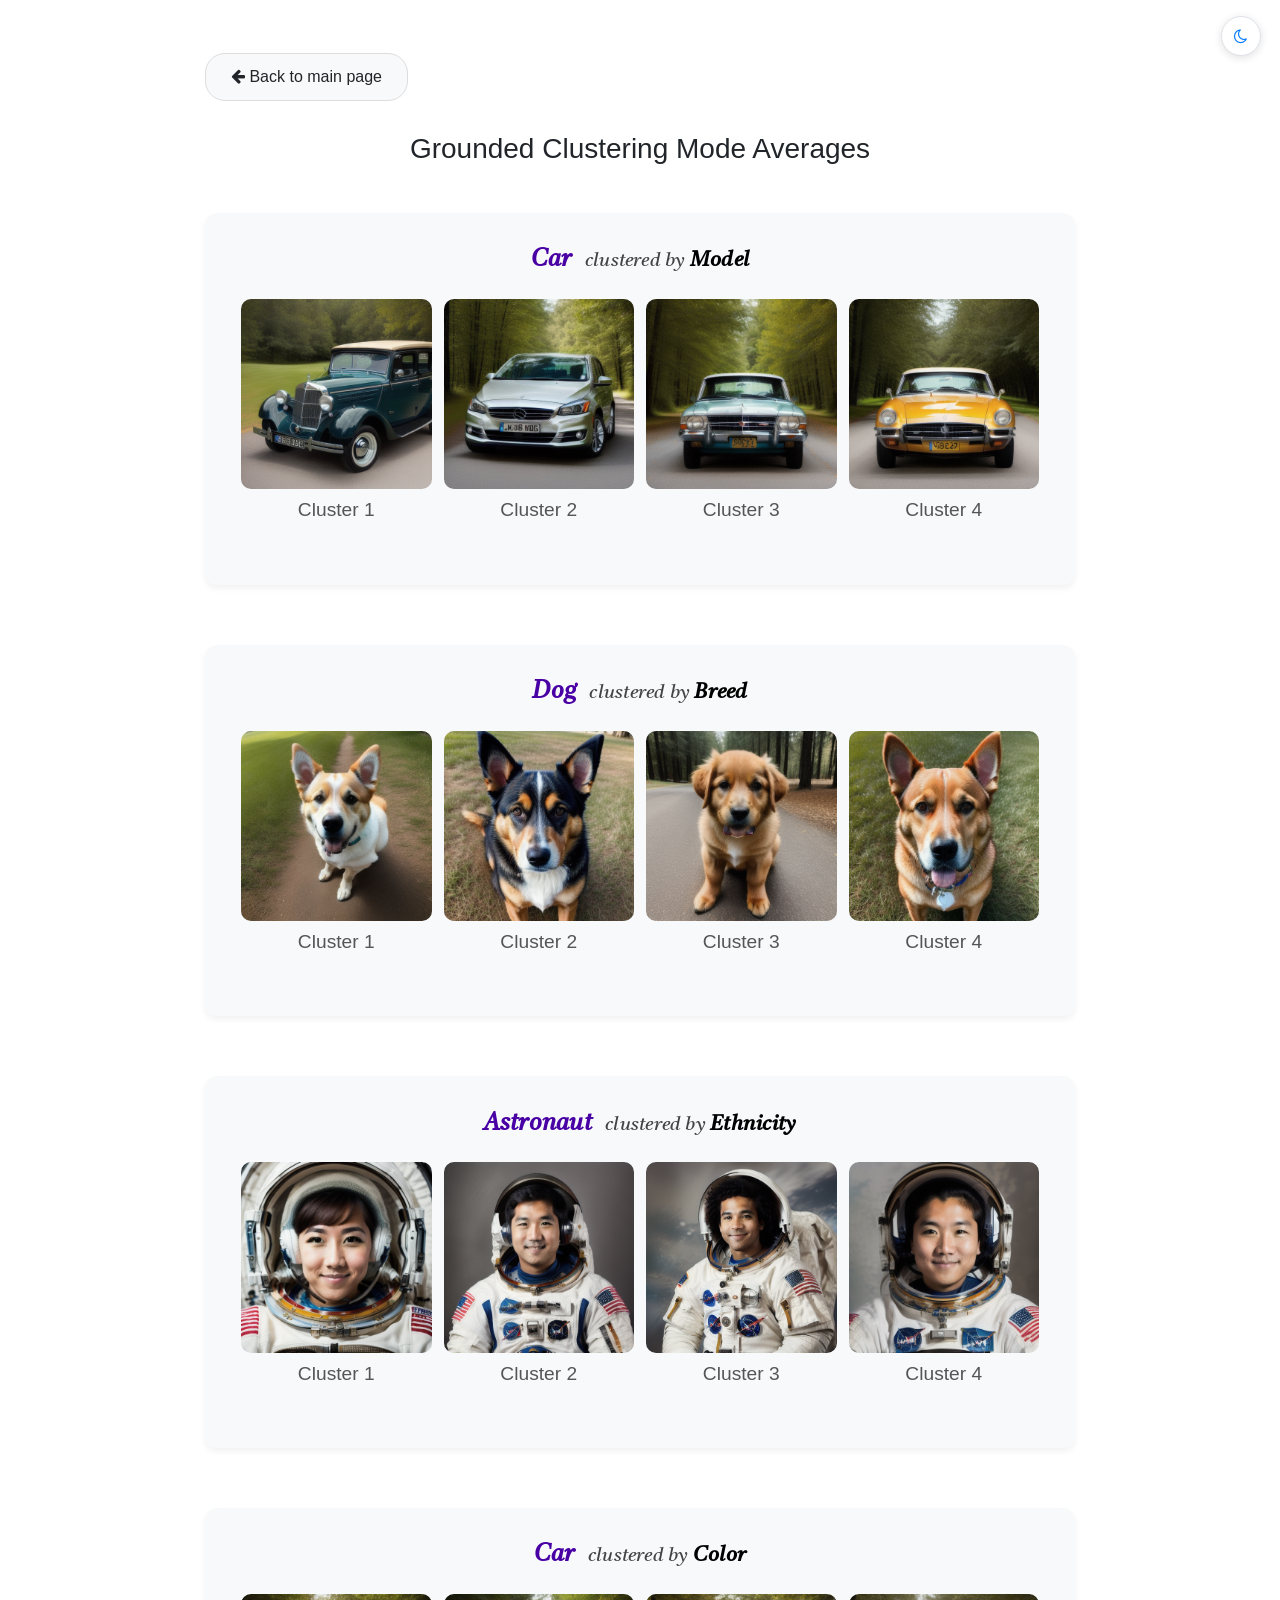
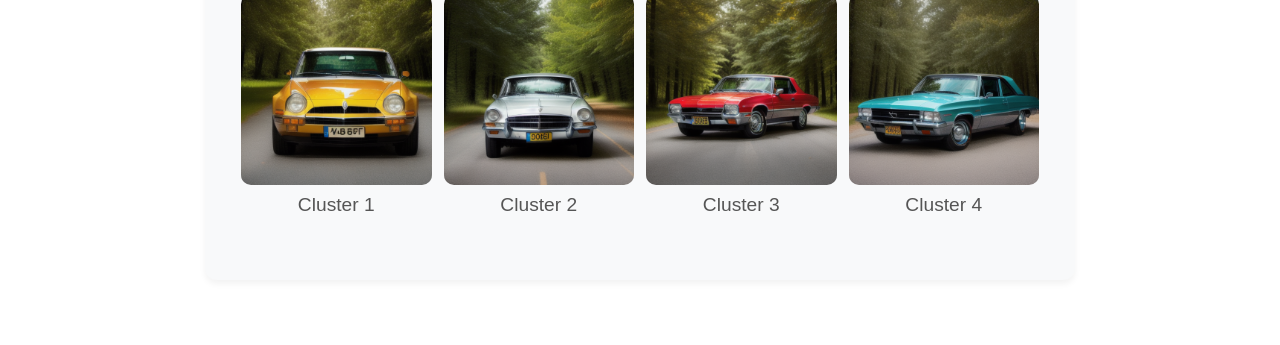
<file: mode_averages_grounded_all.html>
<!DOCTYPE html>
<html>
<head>
    <meta charset="utf-8">
    <meta http-equiv="X-UA-Compatible" content="IE=edge">
    <meta name="description" content="Diffusion Mental Averages - Grounded Clustering Mode Averages">
    <meta name="viewport" content="width=device-width, initial-scale=1">
    <title>Grounded Clustering Mode Averages</title>

    <link rel="stylesheet" href="https://maxcdn.bootstrapcdn.com/font-awesome/4.3.0/css/font-awesome.min.css">
    <link href="https://fonts.googleapis.com/css?family=Google+Sans|Noto+Sans|Castoro" rel="stylesheet">
    <link rel="stylesheet" href="https://cdn.jsdelivr.net/npm/bootstrap@4.0.0/dist/css/bootstrap.min.css">
    <link rel="stylesheet" href="./files/css/bootstrap.min.css">
    <link rel="stylesheet" href="./files/css/Highlight-Clean.css">
    <link rel="stylesheet" href="./files/css/styles.css">
    <link href="./files/css/css" rel="stylesheet" type="text/css">
    <link rel="stylesheet" href="./files/css/mycss.css">

    <style>
        .result-block {
            margin-bottom: 60px;
            padding: 30px;
            background: var(--bg-color-secondary, #f8f9fa);
            border-radius: 12px;
            box-shadow: 0 4px 6px rgba(0,0,0,0.05);
        }
        [data-theme='dark'] .result-block {
            background: #1e1e1e;
            box-shadow: 0 4px 6px rgba(0,0,0,0.3);
        }
        .back-btn {
            margin-bottom: 30px;
            display: inline-block;
        }
        .slide-detail {
            color: var(--text-muted);
            font-size: 0.8em;
            margin-left: 8px;
        }
        .slide-bold {
            font-weight: bold;
        }
    </style>
</head>
<body>
    <button id="theme-toggle" aria-label="Toggle dark mode">
        <i id="theme-icon" class="fa fa-moon-o"></i>
    </button>

    <div class="container mt-5" style="max-width: 900px;">
        <a href="index.html" class="btn btn-light mybtn back-btn" style="border-radius: 20px; font-size: 1.05rem; padding: 6px 18px; border: 1px solid #ddd;">
            <i class="fa fa-arrow-left"></i> Back to main page
        </a>

        <h2 class="text-center mb-5">Grounded Clustering Mode Averages</h2>

        <div class="result-block">
            <h2 class="text-center prompt-heading"><span class="slide-concept">Car</span> <span class="slide-detail">clustered by</span><span class="slide-bold"> Model</span></h2>
            <div class="container mt-4"></div>
            <div class="row swiper-row justify-content-center">
                <div class="col-6 col-md-3 swiper-col text-center">
                    <img src="./files/content/mode_vqa/car/car1.png" class="img-fluid swiper-img">
                    <p class="caption-text">Cluster 1</p>
                </div>
                <div class="col-6 col-md-3 swiper-col text-center">
                    <img src="./files/content/mode_vqa/car/car2.png" class="img-fluid swiper-img">
                    <p class="caption-text">Cluster 2</p>
                </div>
                <div class="col-6 col-md-3 swiper-col text-center">
                    <img src="./files/content/mode_vqa/car/car3.png" class="img-fluid swiper-img">
                    <p class="caption-text">Cluster 3</p>
                </div>
                <div class="col-6 col-md-3 swiper-col text-center">
                    <img src="./files/content/mode_vqa/car/car4.png" class="img-fluid swiper-img">
                    <p class="caption-text">Cluster 4</p>
                </div>
            </div>
        </div>

        <div class="result-block">
            <h2 class="text-center prompt-heading"><span class="slide-concept">Dog</span> <span class="slide-detail">clustered by</span><span class="slide-bold"> Breed</span></h2>
            <div class="container mt-4"></div>
            <div class="row swiper-row justify-content-center">
                <div class="col-6 col-md-3 swiper-col text-center">
                    <img src="./files/content/mode_vqa/dog/dog1.png" class="img-fluid swiper-img">
                    <p class="caption-text">Cluster 1</p>
                </div>
                <div class="col-6 col-md-3 swiper-col text-center">
                    <img src="./files/content/mode_vqa/dog/dog2.png" class="img-fluid swiper-img">
                    <p class="caption-text">Cluster 2</p>
                </div>
                <div class="col-6 col-md-3 swiper-col text-center">
                    <img src="./files/content/mode_vqa/dog/dog3.png" class="img-fluid swiper-img">
                    <p class="caption-text">Cluster 3</p>
                </div>
                <div class="col-6 col-md-3 swiper-col text-center">
                    <img src="./files/content/mode_vqa/dog/dog4.png" class="img-fluid swiper-img">
                    <p class="caption-text">Cluster 4</p>
                </div>
            </div>
        </div>

        <div class="result-block">
            <h2 class="text-center prompt-heading"><span class="slide-concept">Astronaut</span> <span class="slide-detail">clustered by</span><span class="slide-bold"> Ethnicity</span></h2>
            <div class="container mt-4"></div>
            <div class="row swiper-row justify-content-center">
                <div class="col-6 col-md-3 swiper-col text-center">
                    <img src="./files/content/mode_vqa/ast/ast1.png" class="img-fluid swiper-img">
                    <p class="caption-text">Cluster 1</p>
                </div>
                <div class="col-6 col-md-3 swiper-col text-center">
                    <img src="./files/content/mode_vqa/ast/ast2.png" class="img-fluid swiper-img">
                    <p class="caption-text">Cluster 2</p>
                </div>
                <div class="col-6 col-md-3 swiper-col text-center">
                    <img src="./files/content/mode_vqa/ast/ast3.png" class="img-fluid swiper-img">
                    <p class="caption-text">Cluster 3</p>
                </div>
                <div class="col-6 col-md-3 swiper-col text-center">
                    <img src="./files/content/mode_vqa/ast/ast4.png" class="img-fluid swiper-img">
                    <p class="caption-text">Cluster 4</p>
                </div>
            </div>
        </div>

        <div class="result-block">
            <h2 class="text-center prompt-heading"><span class="slide-concept">Car</span> <span class="slide-detail">clustered by</span><span class="slide-bold"> Color</span></h2>
            <div class="container mt-4"></div>
            <div class="row swiper-row justify-content-center">
                <div class="col-6 col-md-3 swiper-col text-center">
                    <img src="./files/content/mode_vqa/car_color/car_color1.png" class="img-fluid swiper-img">
                    <p class="caption-text">Cluster 1</p>
                </div>
                <div class="col-6 col-md-3 swiper-col text-center">
                    <img src="./files/content/mode_vqa/car_color/car_color2.png" class="img-fluid swiper-img">
                    <p class="caption-text">Cluster 2</p>
                </div>
                <div class="col-6 col-md-3 swiper-col text-center">
                    <img src="./files/content/mode_vqa/car_color/car_color3.png" class="img-fluid swiper-img">
                    <p class="caption-text">Cluster 3</p>
                </div>
                <div class="col-6 col-md-3 swiper-col text-center">
                    <img src="./files/content/mode_vqa/car_color/car_color4.png" class="img-fluid swiper-img">
                    <p class="caption-text">Cluster 4</p>
                </div>
            </div>
        </div>

    </div>

    <script>
        const toggle = document.getElementById('theme-toggle');
        const icon   = document.getElementById('theme-icon');

        function applyTheme(dark) {
            document.documentElement.setAttribute('data-theme', dark ? 'dark' : 'light');
            icon.className = dark ? 'fa fa-sun-o' : 'fa fa-moon-o';
        }

        applyTheme(localStorage.getItem('theme') === 'dark');

        toggle.addEventListener('click', () => {
            const dark = document.documentElement.getAttribute('data-theme') !== 'dark';
            localStorage.setItem('theme', dark ? 'dark' : 'light');
            applyTheme(dark);
        });
    </script>
</body>
</html>
</file>
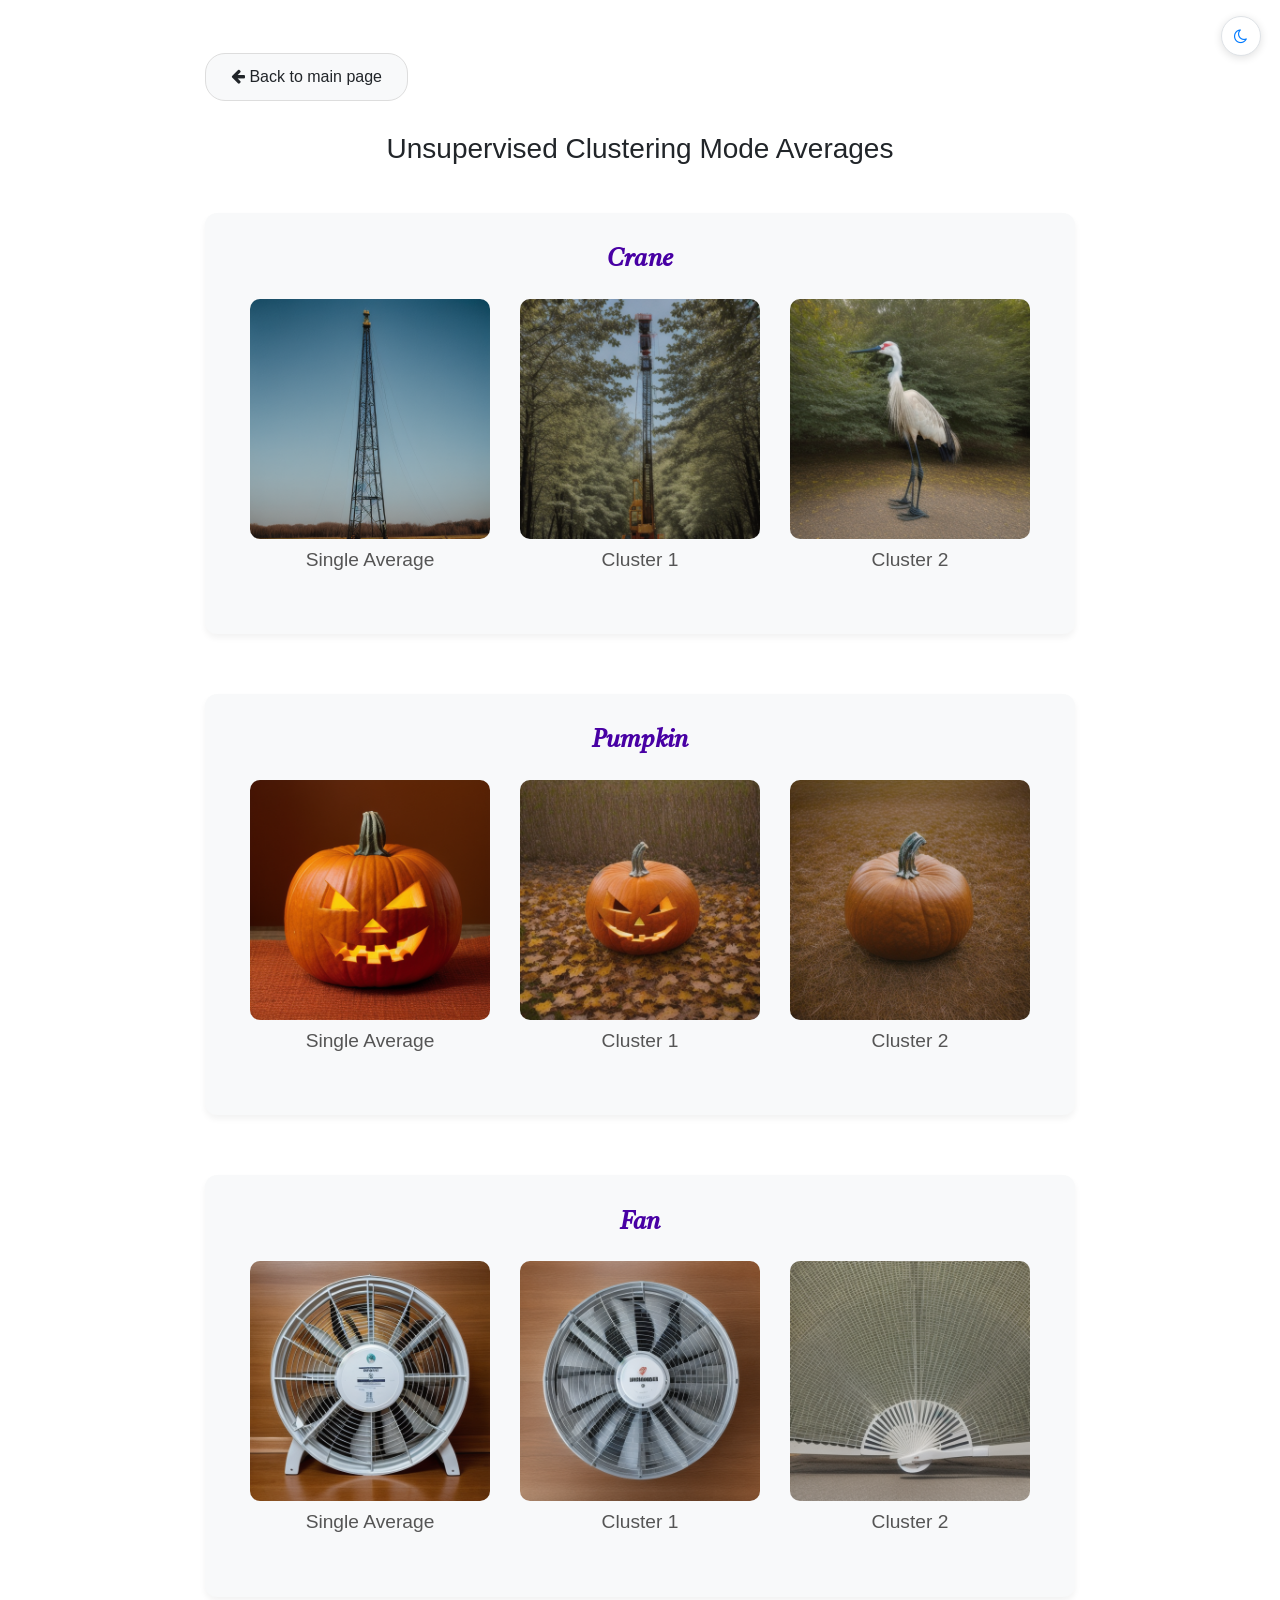
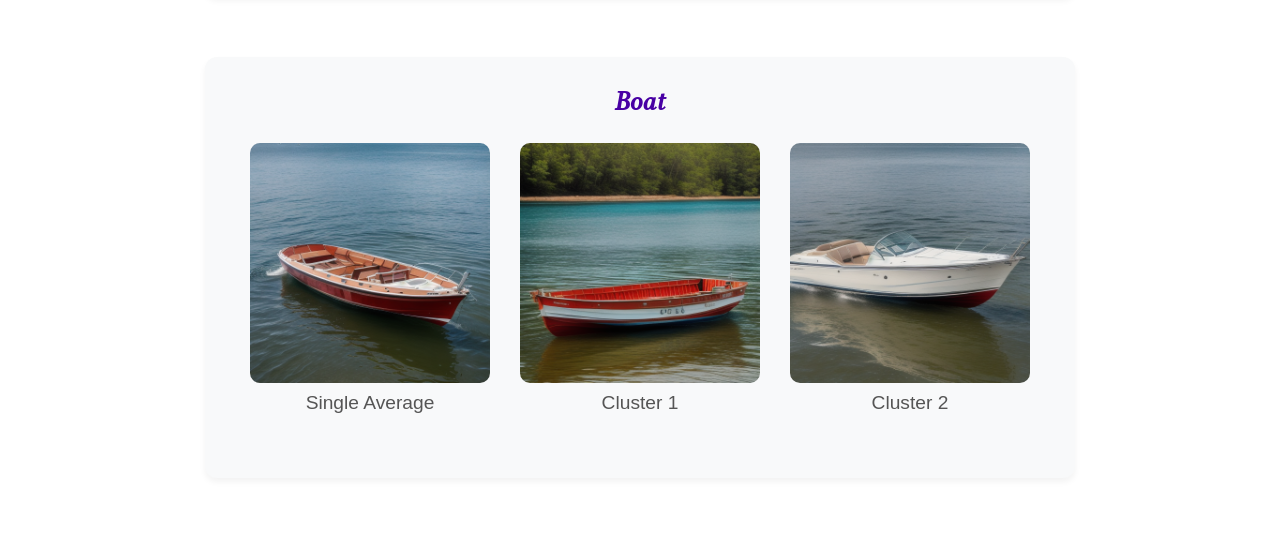
<file: mode_averages_unsupervised_all.html>
<!DOCTYPE html>
<html>
<head>
    <meta charset="utf-8">
    <meta http-equiv="X-UA-Compatible" content="IE=edge">
    <meta name="description" content="Diffusion Mental Averages - Unsupervised Clustering Mode Averages">
    <meta name="viewport" content="width=device-width, initial-scale=1">
    <title>Unsupervised Clustering Mode Averages</title>

    <link rel="stylesheet" href="https://maxcdn.bootstrapcdn.com/font-awesome/4.3.0/css/font-awesome.min.css">
    <link href="https://fonts.googleapis.com/css?family=Google+Sans|Noto+Sans|Castoro" rel="stylesheet">
    <link rel="stylesheet" href="https://cdn.jsdelivr.net/npm/bootstrap@4.0.0/dist/css/bootstrap.min.css">
    <link rel="stylesheet" href="./files/css/bootstrap.min.css">
    <link rel="stylesheet" href="./files/css/Highlight-Clean.css">
    <link rel="stylesheet" href="./files/css/styles.css">
    <link href="./files/css/css" rel="stylesheet" type="text/css">
    <link rel="stylesheet" href="./files/css/mycss.css">

    <style>
        .result-block {
            margin-bottom: 60px;
            padding: 30px;
            background: var(--bg-color-secondary, #f8f9fa);
            border-radius: 12px;
            box-shadow: 0 4px 6px rgba(0,0,0,0.05);
        }
        [data-theme='dark'] .result-block {
            background: #1e1e1e;
            box-shadow: 0 4px 6px rgba(0,0,0,0.3);
        }
        .back-btn {
            margin-bottom: 30px;
            display: inline-block;
        }
    </style>
</head>
<body>
    <button id="theme-toggle" aria-label="Toggle dark mode">
        <i id="theme-icon" class="fa fa-moon-o"></i>
    </button>

    <div class="container mt-5" style="max-width: 900px;">
        <a href="index.html" class="btn btn-light mybtn back-btn" style="border-radius: 20px; font-size: 1.05rem; padding: 6px 18px; border: 1px solid #ddd;">
            <i class="fa fa-arrow-left"></i> Back to main page
        </a>

        <h2 class="text-center mb-5">Unsupervised Clustering Mode Averages</h2>

        <div class="result-block">
            <h2 class="text-center prompt-heading"><span class="slide-concept">Crane</span></h2>
            <div class="container mt-4"></div>
            <div class="row swiper-row justify-content-center">
                <div class="col-4 swiper-col text-center">
                    <img src="./files/content/mode_clip/crane/crane_single.png" class="img-fluid swiper-img">
                    <p class="caption-text">Single Average</p>
                </div>
                <div class="col-4 swiper-col text-center">
                    <img src="./files/content/mode_clip/crane/crane1.png" class="img-fluid swiper-img">
                    <p class="caption-text">Cluster 1</p>
                </div>
                <div class="col-4 swiper-col text-center">
                    <img src="./files/content/mode_clip/crane/crane2.png" class="img-fluid swiper-img">
                    <p class="caption-text">Cluster 2</p>
                </div>
            </div>
        </div>

        <div class="result-block">
            <h2 class="text-center prompt-heading"><span class="slide-concept">Pumpkin</span></h2>
            <div class="container mt-4"></div>
            <div class="row swiper-row justify-content-center">
                <div class="col-4 swiper-col text-center">
                    <img src="./files/content/mode_clip/pumpkin/pumpkin_single.png" class="img-fluid swiper-img">
                    <p class="caption-text">Single Average</p>
                </div>
                <div class="col-4 swiper-col text-center">
                    <img src="./files/content/mode_clip/pumpkin/pumpkin1.png" class="img-fluid swiper-img">
                    <p class="caption-text">Cluster 1</p>
                </div>
                <div class="col-4 swiper-col text-center">
                    <img src="./files/content/mode_clip/pumpkin/pumpkin2.png" class="img-fluid swiper-img">
                    <p class="caption-text">Cluster 2</p>
                </div>
            </div>
        </div>

        <div class="result-block">
            <h2 class="text-center prompt-heading"><span class="slide-concept">Fan</span></h2>
            <div class="container mt-4"></div>
            <div class="row swiper-row justify-content-center">
                <div class="col-4 swiper-col text-center">
                    <img src="./files/content/mode_clip/fan/fan_single.png" class="img-fluid swiper-img">
                    <p class="caption-text">Single Average</p>
                </div>
                <div class="col-4 swiper-col text-center">
                    <img src="./files/content/mode_clip/fan/fan1.png" class="img-fluid swiper-img">
                    <p class="caption-text">Cluster 1</p>
                </div>
                <div class="col-4 swiper-col text-center">
                    <img src="./files/content/mode_clip/fan/fan2.png" class="img-fluid swiper-img">
                    <p class="caption-text">Cluster 2</p>
                </div>
            </div>
        </div>

        <div class="result-block">
            <h2 class="text-center prompt-heading"><span class="slide-concept">Boat</span></h2>
            <div class="container mt-4"></div>
            <div class="row swiper-row justify-content-center">
                <div class="col-4 swiper-col text-center">
                    <img src="./files/content/mode_clip/boat/boat_single.png" class="img-fluid swiper-img">
                    <p class="caption-text">Single Average</p>
                </div>
                <div class="col-4 swiper-col text-center">
                    <img src="./files/content/mode_clip/boat/boat1.png" class="img-fluid swiper-img">
                    <p class="caption-text">Cluster 1</p>
                </div>
                <div class="col-4 swiper-col text-center">
                    <img src="./files/content/mode_clip/boat/boat2.png" class="img-fluid swiper-img">
                    <p class="caption-text">Cluster 2</p>
                </div>
            </div>
        </div>

    </div>

    <script>
        const toggle = document.getElementById('theme-toggle');
        const icon   = document.getElementById('theme-icon');

        function applyTheme(dark) {
            document.documentElement.setAttribute('data-theme', dark ? 'dark' : 'light');
            icon.className = dark ? 'fa fa-sun-o' : 'fa fa-moon-o';
        }

        applyTheme(localStorage.getItem('theme') === 'dark');

        toggle.addEventListener('click', () => {
            const dark = document.documentElement.getAttribute('data-theme') !== 'dark';
            localStorage.setItem('theme', dark ? 'dark' : 'light');
            applyTheme(dark);
        });
    </script>
</body>
</html>
</file>
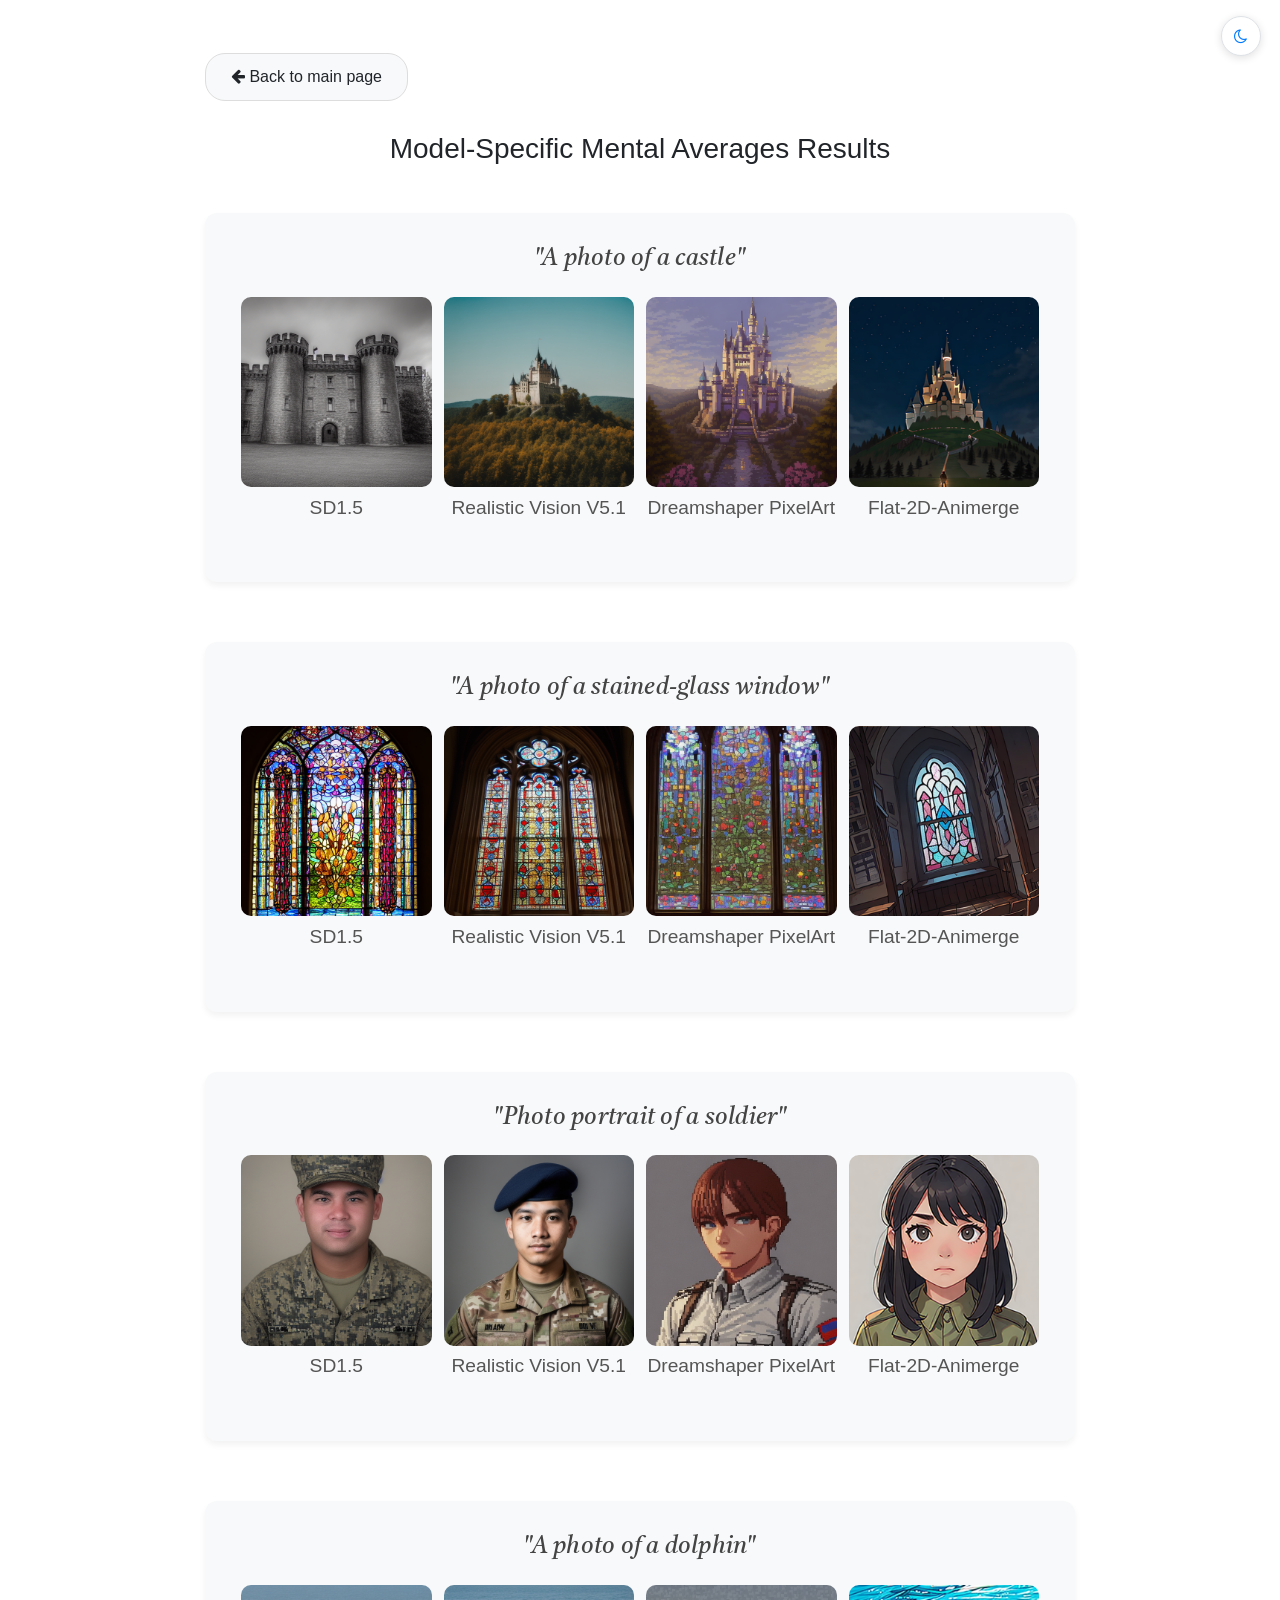
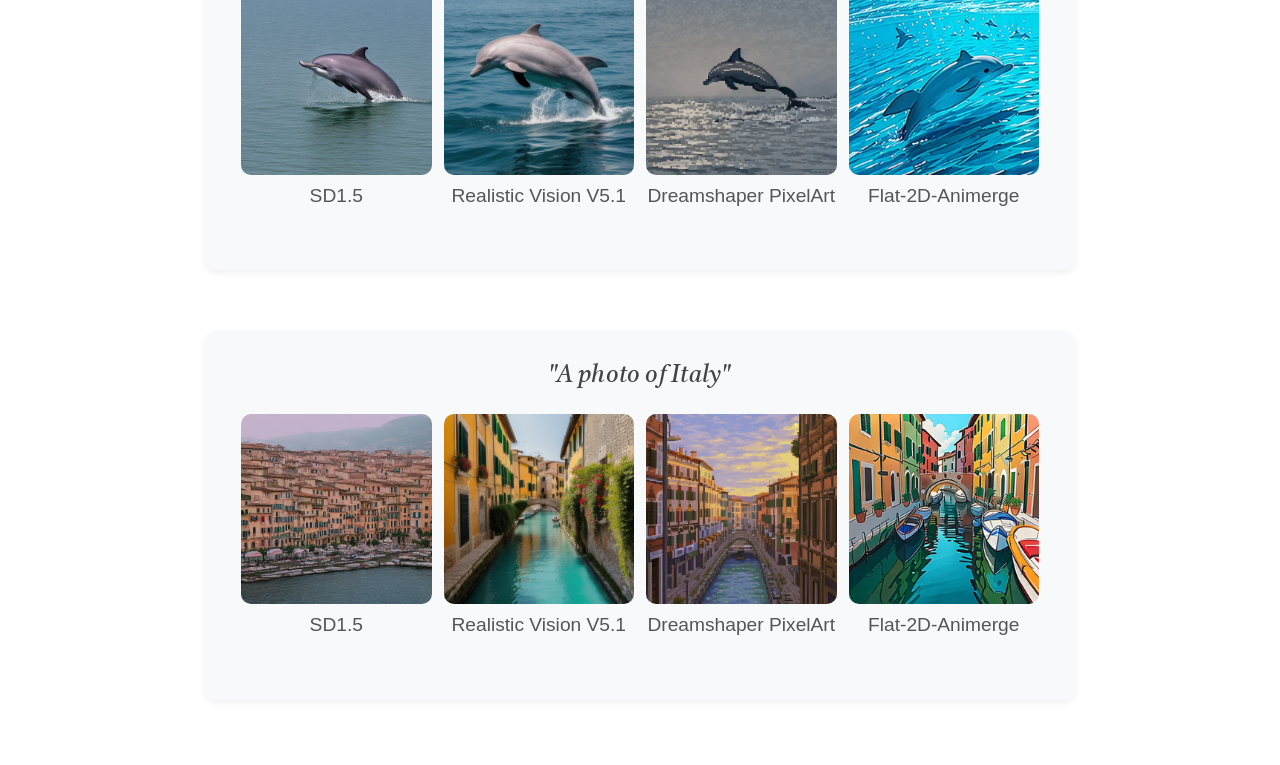
<file: model_specific_all.html>
<!DOCTYPE html>
<html>
<head>
    <meta charset="utf-8">
    <meta http-equiv="X-UA-Compatible" content="IE=edge">
    <meta name="description" content="Diffusion Mental Averages - Model-Specific Mental Averages">
    <meta name="viewport" content="width=device-width, initial-scale=1">
    <title>Model-Specific Mental Averages Results</title>

    <link rel="stylesheet" href="https://maxcdn.bootstrapcdn.com/font-awesome/4.3.0/css/font-awesome.min.css">
    <link href="https://fonts.googleapis.com/css?family=Google+Sans|Noto+Sans|Castoro" rel="stylesheet">
    <link rel="stylesheet" href="https://cdn.jsdelivr.net/npm/bootstrap@4.0.0/dist/css/bootstrap.min.css">
    <link rel="stylesheet" href="./files/css/bootstrap.min.css">
    <link rel="stylesheet" href="./files/css/Highlight-Clean.css">
    <link rel="stylesheet" href="./files/css/styles.css">
    <link href="./files/css/css" rel="stylesheet" type="text/css">
    <link rel="stylesheet" href="./files/css/mycss.css">

    <style>
        .result-block {
            margin-bottom: 60px;
            padding: 30px;
            background: var(--bg-color-secondary, #f8f9fa);
            border-radius: 12px;
            box-shadow: 0 4px 6px rgba(0,0,0,0.05);
        }
        [data-theme='dark'] .result-block {
            background: #1e1e1e;
            box-shadow: 0 4px 6px rgba(0,0,0,0.3);
        }
        .back-btn {
            margin-bottom: 30px;
            display: inline-block;
        }
    </style>
</head>
<body>
    <button id="theme-toggle" aria-label="Toggle dark mode">
        <i id="theme-icon" class="fa fa-moon-o"></i>
    </button>

    <div class="container mt-5" style="max-width: 900px;">
        <a href="index.html" class="btn btn-light mybtn back-btn" style="border-radius: 20px; font-size: 1.05rem; padding: 6px 18px; border: 1px solid #ddd;">
            <i class="fa fa-arrow-left"></i> Back to main page
        </a>

        <h2 class="text-center mb-5">Model-Specific Mental Averages Results</h2>

        <div class="result-block">
            <h2 class="text-center prompt-heading">"A photo of a castle"</h2>
            <div class="container mt-4"></div>
            <div class="row swiper-row">
                <div class="col-6 col-md-3 swiper-col text-center">
                    <img src="./files/content/model_specific/castle/sd15.png" class="img-fluid swiper-img">
                    <p class="caption-text">SD1.5</p>
                </div>
                <div class="col-6 col-md-3 swiper-col text-center">
                    <img src="./files/content/model_specific/castle/realistic.png" class="img-fluid swiper-img">
                    <p class="caption-text">Realistic Vision V5.1</p>
                </div>
                <div class="col-6 col-md-3 swiper-col text-center">
                    <img src="./files/content/model_specific/castle/pixelart.png" class="img-fluid swiper-img">
                    <p class="caption-text">Dreamshaper PixelArt</p>
                </div>
                <div class="col-6 col-md-3 swiper-col text-center">
                    <img src="./files/content/model_specific/castle/flat2d.png" class="img-fluid swiper-img">
                    <p class="caption-text">Flat-2D-Animerge</p>
                </div>
            </div>
        </div>

        <div class="result-block">
            <h2 class="text-center prompt-heading">"A photo of a stained-glass window"</h2>
            <div class="container mt-4"></div>
            <div class="row swiper-row">
                <div class="col-6 col-md-3 swiper-col text-center">
                    <img src="./files/content/model_specific/stained-glass/sd15.png" class="img-fluid swiper-img">
                    <p class="caption-text">SD1.5</p>
                </div>
                <div class="col-6 col-md-3 swiper-col text-center">
                    <img src="./files/content/model_specific/stained-glass/realistic.png" class="img-fluid swiper-img">
                    <p class="caption-text">Realistic Vision V5.1</p>
                </div>
                <div class="col-6 col-md-3 swiper-col text-center">
                    <img src="./files/content/model_specific/stained-glass/pixelart.png" class="img-fluid swiper-img">
                    <p class="caption-text">Dreamshaper PixelArt</p>
                </div>
                <div class="col-6 col-md-3 swiper-col text-center">
                    <img src="./files/content/model_specific/stained-glass/flat2d.png" class="img-fluid swiper-img">
                    <p class="caption-text">Flat-2D-Animerge</p>
                </div>
            </div>
        </div>

        <div class="result-block">
            <h2 class="text-center prompt-heading">"Photo portrait of a soldier"</h2>
            <div class="container mt-4"></div>
            <div class="row swiper-row">
                <div class="col-6 col-md-3 swiper-col text-center">
                    <img src="./files/content/model_specific/soldier/sd15.png" class="img-fluid swiper-img">
                    <p class="caption-text">SD1.5</p>
                </div>
                <div class="col-6 col-md-3 swiper-col text-center">
                    <img src="./files/content/model_specific/soldier/realistic.png" class="img-fluid swiper-img">
                    <p class="caption-text">Realistic Vision V5.1</p>
                </div>
                <div class="col-6 col-md-3 swiper-col text-center">
                    <img src="./files/content/model_specific/soldier/pixelart.png" class="img-fluid swiper-img">
                    <p class="caption-text">Dreamshaper PixelArt</p>
                </div>
                <div class="col-6 col-md-3 swiper-col text-center">
                    <img src="./files/content/model_specific/soldier/flat2d.png" class="img-fluid swiper-img">
                    <p class="caption-text">Flat-2D-Animerge</p>
                </div>
            </div>
        </div>

        <div class="result-block">
            <h2 class="text-center prompt-heading">"A photo of a dolphin"</h2>
            <div class="container mt-4"></div>
            <div class="row swiper-row">
                <div class="col-6 col-md-3 swiper-col text-center">
                    <img src="./files/content/model_specific/dolphin/sd15.png" class="img-fluid swiper-img">
                    <p class="caption-text">SD1.5</p>
                </div>
                <div class="col-6 col-md-3 swiper-col text-center">
                    <img src="./files/content/model_specific/dolphin/realistic.png" class="img-fluid swiper-img">
                    <p class="caption-text">Realistic Vision V5.1</p>
                </div>
                <div class="col-6 col-md-3 swiper-col text-center">
                    <img src="./files/content/model_specific/dolphin/pixelart.png" class="img-fluid swiper-img">
                    <p class="caption-text">Dreamshaper PixelArt</p>
                </div>
                <div class="col-6 col-md-3 swiper-col text-center">
                    <img src="./files/content/model_specific/dolphin/flat2d.png" class="img-fluid swiper-img">
                    <p class="caption-text">Flat-2D-Animerge</p>
                </div>
            </div>
        </div>

        <div class="result-block">
            <h2 class="text-center prompt-heading">"A photo of Italy"</h2>
            <div class="container mt-4"></div>
            <div class="row swiper-row">
                <div class="col-6 col-md-3 swiper-col text-center">
                    <img src="./files/content/model_specific/italy/sd15.png" class="img-fluid swiper-img">
                    <p class="caption-text">SD1.5</p>
                </div>
                <div class="col-6 col-md-3 swiper-col text-center">
                    <img src="./files/content/model_specific/italy/realistic.png" class="img-fluid swiper-img">
                    <p class="caption-text">Realistic Vision V5.1</p>
                </div>
                <div class="col-6 col-md-3 swiper-col text-center">
                    <img src="./files/content/model_specific/italy/pixelart.png" class="img-fluid swiper-img">
                    <p class="caption-text">Dreamshaper PixelArt</p>
                </div>
                <div class="col-6 col-md-3 swiper-col text-center">
                    <img src="./files/content/model_specific/italy/flat2d.png" class="img-fluid swiper-img">
                    <p class="caption-text">Flat-2D-Animerge</p>
                </div>
            </div>
        </div>

    </div>

    <script>
        const toggle = document.getElementById('theme-toggle');
        const icon   = document.getElementById('theme-icon');

        function applyTheme(dark) {
            document.documentElement.setAttribute('data-theme', dark ? 'dark' : 'light');
            icon.className = dark ? 'fa fa-sun-o' : 'fa fa-moon-o';
        }

        applyTheme(localStorage.getItem('theme') === 'dark');

        toggle.addEventListener('click', () => {
            const dark = document.documentElement.getAttribute('data-theme') !== 'dark';
            localStorage.setItem('theme', dark ? 'dark' : 'light');
            applyTheme(dark);
        });
    </script>
</body>
</html>
</file>
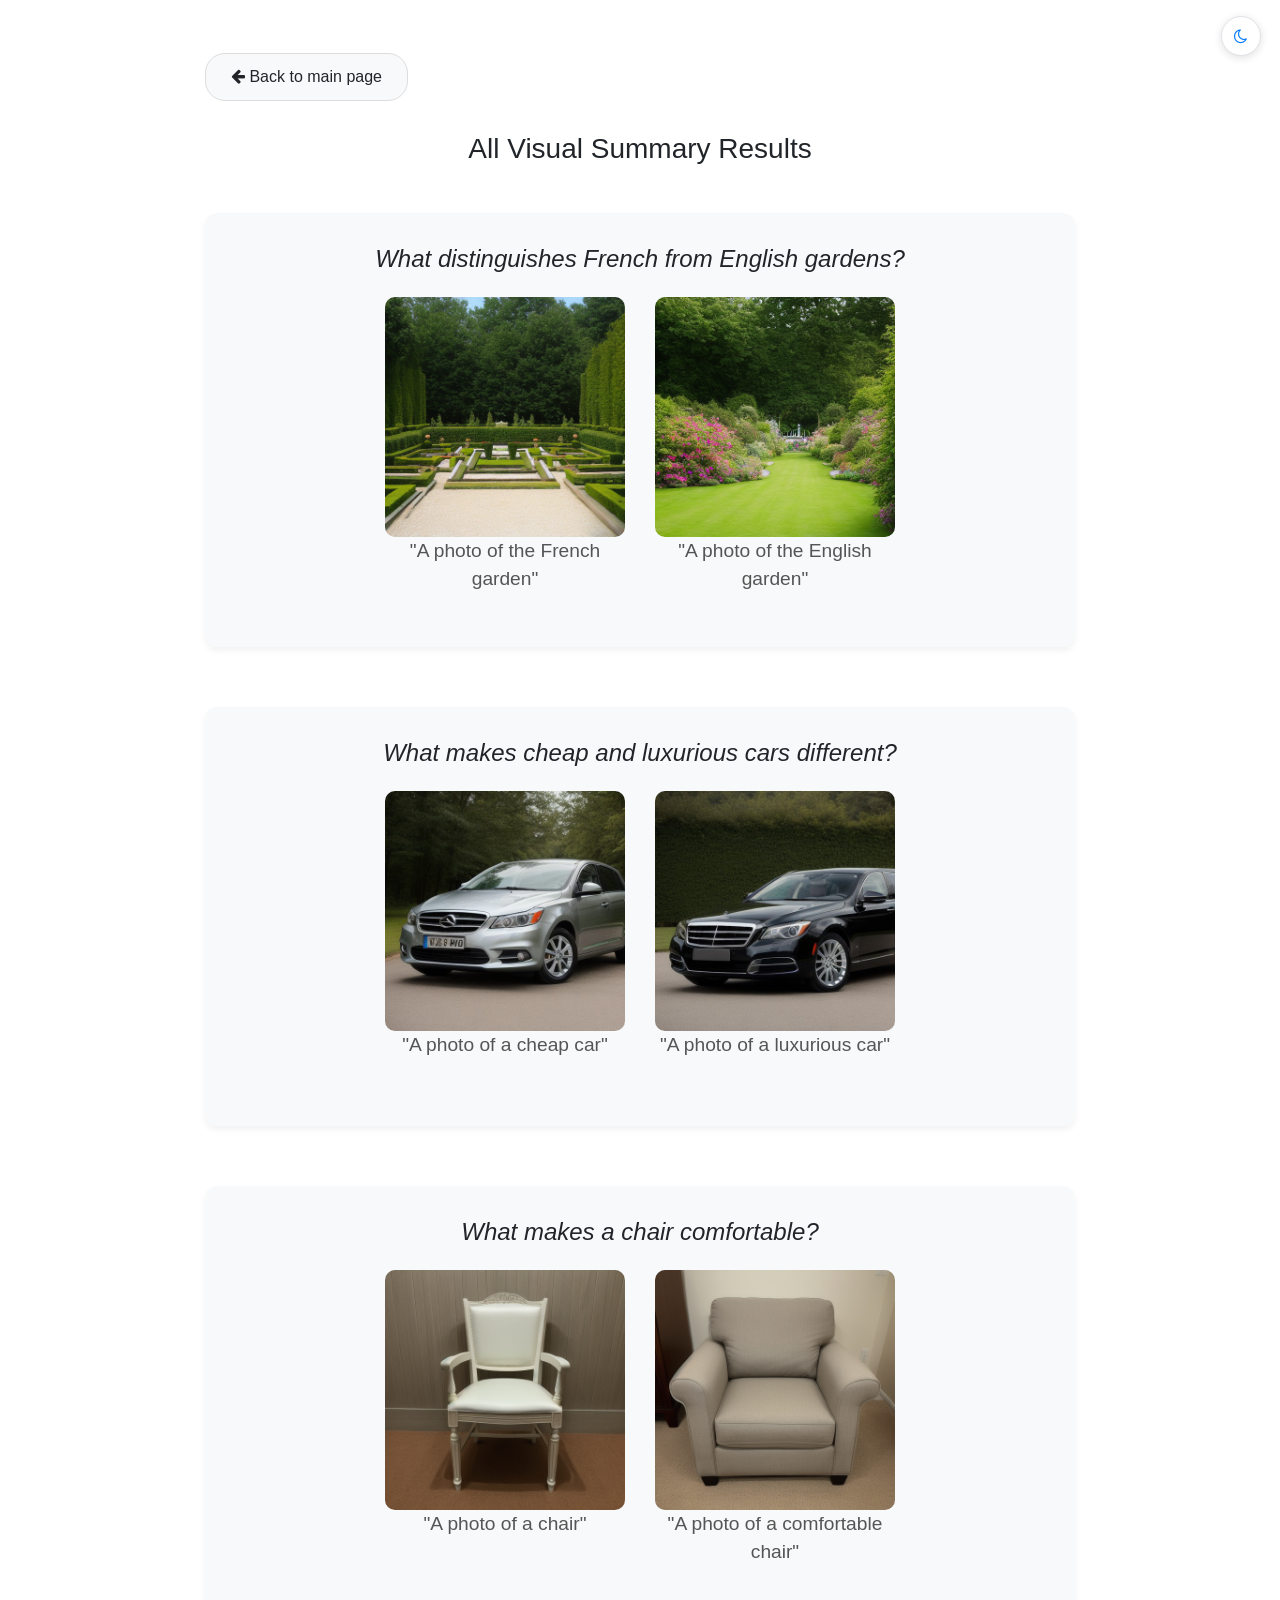
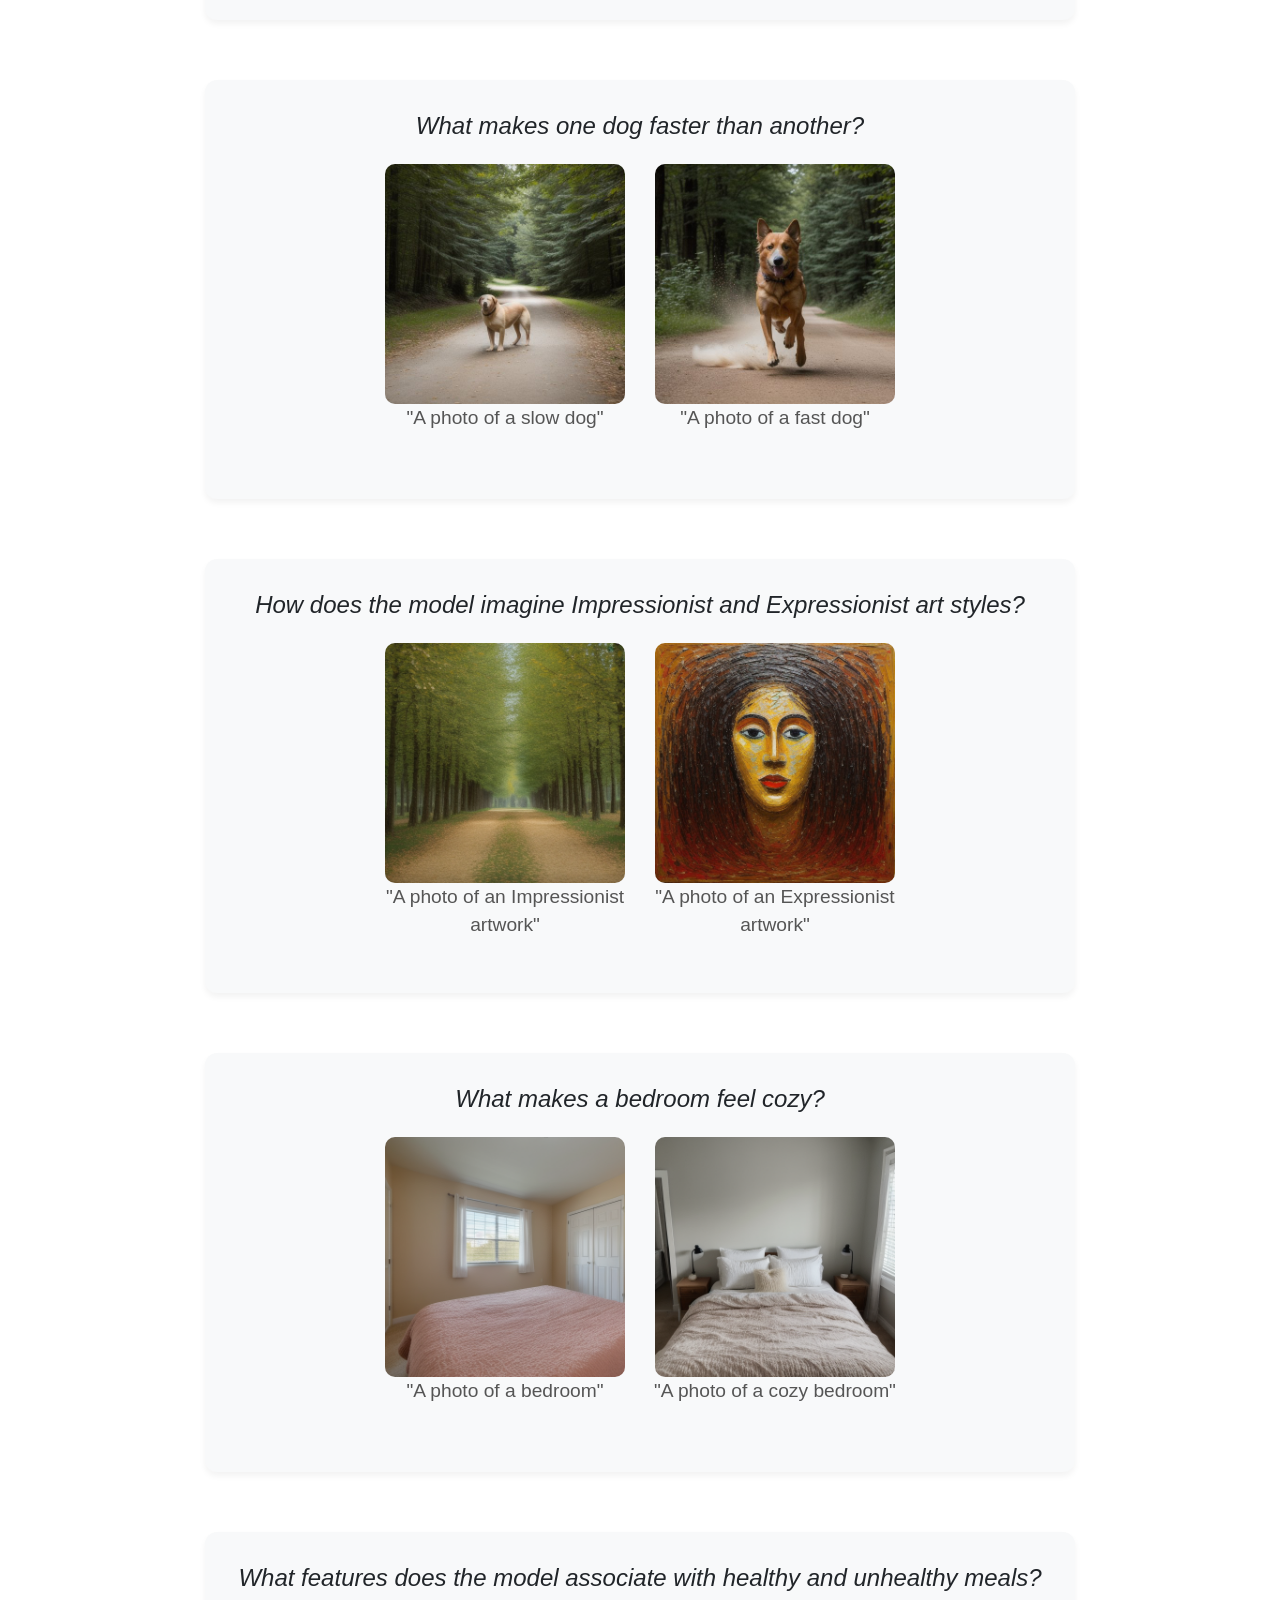
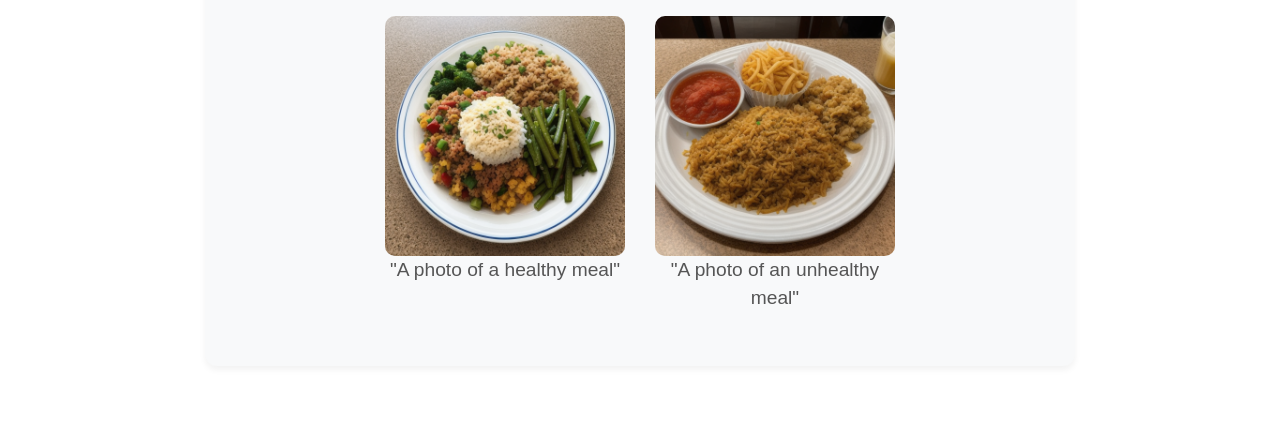
<file: visual_summary_all.html>
<!DOCTYPE html>
<html>
<head>
    <meta charset="utf-8">
    <meta http-equiv="X-UA-Compatible" content="IE=edge">
    <meta name="description" content="Diffusion Mental Averages - All Visual Summaries">
    <meta name="viewport" content="width=device-width, initial-scale=1">
    <title>All Visual Summary Results</title>

    <link rel="stylesheet" href="https://maxcdn.bootstrapcdn.com/font-awesome/4.3.0/css/font-awesome.min.css">
    <link href="https://fonts.googleapis.com/css?family=Google+Sans|Noto+Sans|Castoro" rel="stylesheet">
    <link rel="stylesheet" href="https://cdn.jsdelivr.net/npm/bootstrap@4.0.0/dist/css/bootstrap.min.css">
    <link rel="stylesheet" href="./files/css/bootstrap.min.css">
    <link rel="stylesheet" href="./files/css/Highlight-Clean.css">
    <link rel="stylesheet" href="./files/css/styles.css">
    <link href="./files/css/css" rel="stylesheet" type="text/css">
    <link rel="stylesheet" href="./files/css/mycss.css">

    <style>
        .result-block {
            margin-bottom: 60px;
            padding: 30px;
            background: var(--bg-color-secondary, #f8f9fa);
            border-radius: 12px;
            box-shadow: 0 4px 6px rgba(0,0,0,0.05);
        }
        [data-theme='dark'] .result-block {
            background: #1e1e1e;
            box-shadow: 0 4px 6px rgba(0,0,0,0.3);
        }
        .back-btn {
            margin-bottom: 30px;
            display: inline-block;
        }
    </style>
</head>
<body>
    <button id="theme-toggle" aria-label="Toggle dark mode">
        <i id="theme-icon" class="fa fa-moon-o"></i>
    </button>

    <div class="container mt-5" style="max-width: 900px;">
        <a href="index.html" class="btn btn-light mybtn back-btn" style="border-radius: 20px; font-size: 1.05rem; padding: 6px 18px; border: 1px solid #ddd;">
            <i class="fa fa-arrow-left"></i> Back to main page
        </a>

        <h2 class="text-center mb-5">All Visual Summary Results</h2>

        <div class="result-block">
            <h2 class="question-style text-center">What distinguishes French from English gardens?</h2>
            <div class="container mt-4"></div>
            <div class="row swiper-row justify-content-center">
                <div class="col-6 col-md-4 swiper-col text-center">
                    <img src="./files/content/probe_tools/garden/french.png" class="img-fluid swiper-img">
                    <p class="caption-text" style="display:block;">"A photo of the French garden"</p>
                </div>
                <div class="col-6 col-md-4 swiper-col text-center">
                    <img src="./files/content/probe_tools/garden/british.png" class="img-fluid swiper-img">
                    <p class="caption-text" style="display:block;">"A photo of the English garden"</p>
                </div>
            </div>
        </div>

        <div class="result-block">
            <h2 class="question-style text-center">What makes cheap and luxurious cars different?</h2>
            <div class="container mt-4"></div>
            <div class="row swiper-row justify-content-center">
                <div class="col-6 col-md-4 swiper-col text-center">
                    <img src="./files/content/probe_tools/car/cheap_car.jpg" class="img-fluid swiper-img">
                    <p class="caption-text" style="display:block;">"A photo of a cheap car"</p>
                </div>
                <div class="col-6 col-md-4 swiper-col text-center">
                    <img src="./files/content/probe_tools/car/luxury_car.jpg" class="img-fluid swiper-img">
                    <p class="caption-text" style="display:block;">"A photo of a luxurious car"</p>
                </div>
            </div>
        </div>

        <div class="result-block">
            <h2 class="question-style text-center">What makes a chair comfortable?</h2>
            <div class="container mt-4"></div>
            <div class="row swiper-row justify-content-center">
                <div class="col-6 col-md-4 swiper-col text-center">
                    <img src="./files/content/probe_tools/chair/chair.png" class="img-fluid swiper-img">
                    <p class="caption-text" style="display:block;">"A photo of a chair"</p>
                </div>
                <div class="col-6 col-md-4 swiper-col text-center">
                    <img src="./files/content/probe_tools/chair/comf_chair.png" class="img-fluid swiper-img">
                    <p class="caption-text" style="display:block;">"A photo of a comfortable chair"</p>
                </div>
            </div>
        </div>

        <div class="result-block">
            <h2 class="question-style text-center">What makes one dog faster than another?</h2>
            <div class="container mt-4"></div>
            <div class="row swiper-row justify-content-center">
                <div class="col-6 col-md-4 swiper-col text-center">
                    <img src="./files/content/probe_tools/dog/slow_dog.jpg" class="img-fluid swiper-img">
                    <p class="caption-text" style="display:block;">"A photo of a slow dog"</p>
                </div>
                <div class="col-6 col-md-4 swiper-col text-center">
                    <img src="./files/content/probe_tools/dog/fast_dog.jpg" class="img-fluid swiper-img">
                    <p class="caption-text" style="display:block;">"A photo of a fast dog"</p>
                </div>
            </div>
        </div>

        <div class="result-block">
            <h2 class="question-style text-center">How does the model imagine Impressionist and Expressionist art styles?</h2>
            <div class="container mt-4"></div>
            <div class="row swiper-row justify-content-center">
                <div class="col-6 col-md-4 swiper-col text-center">
                    <img src="./files/content/probe_tools/art/impressionist.png" class="img-fluid swiper-img">
                    <p class="caption-text" style="display:block;">"A photo of an Impressionist artwork"</p>
                </div>
                <div class="col-6 col-md-4 swiper-col text-center">
                    <img src="./files/content/probe_tools/art/expressionist.png" class="img-fluid swiper-img">
                    <p class="caption-text" style="display:block;">"A photo of an Expressionist artwork"</p>
                </div>
            </div>
        </div>

        <div class="result-block">
            <h2 class="question-style text-center">What makes a bedroom feel cozy?</h2>
            <div class="container mt-4"></div>
            <div class="row swiper-row justify-content-center">
                <div class="col-6 col-md-4 swiper-col text-center">
                    <img src="./files/content/probe_tools/bedroom/bedroom.png" class="img-fluid swiper-img">
                    <p class="caption-text" style="display:block;">"A photo of a bedroom"</p>
                </div>
                <div class="col-6 col-md-4 swiper-col text-center">
                    <img src="./files/content/probe_tools/bedroom/cozy_bedroom.png" class="img-fluid swiper-img">
                    <p class="caption-text" style="display:block;">"A photo of a cozy bedroom"</p>
                </div>
            </div>
        </div>

        <div class="result-block">
            <h2 class="question-style text-center">What features does the model associate with healthy and unhealthy meals?</h2>
            <div class="container mt-4"></div>
            <div class="row swiper-row justify-content-center">
                <div class="col-6 col-md-4 swiper-col text-center">
                    <img src="./files/content/probe_tools/meal/healthy_meal.png" class="img-fluid swiper-img">
                    <p class="caption-text" style="display:block;">"A photo of a healthy meal"</p>
                </div>
                <div class="col-6 col-md-4 swiper-col text-center">
                    <img src="./files/content/probe_tools/meal/unhealthy_meal.png" class="img-fluid swiper-img">
                    <p class="caption-text" style="display:block;">"A photo of an unhealthy meal"</p>
                </div>
            </div>
        </div>

    </div>

    <script>
        const toggle = document.getElementById('theme-toggle');
        const icon   = document.getElementById('theme-icon');

        function applyTheme(dark) {
            document.documentElement.setAttribute('data-theme', dark ? 'dark' : 'light');
            icon.className = dark ? 'fa fa-sun-o' : 'fa fa-moon-o';
        }

        applyTheme(localStorage.getItem('theme') === 'dark');

        toggle.addEventListener('click', () => {
            const dark = document.documentElement.getAttribute('data-theme') !== 'dark';
            localStorage.setItem('theme', dark ? 'dark' : 'light');
            applyTheme(dark);
        });
    </script>
</body>
</html>
</file>
<file: files/css/Highlight-Clean.css>
.highlight-clean {
  color: #313437;
  background-color: #fff;
  padding: 50px 0;
}

.highlight-clean p {
  color: #7d8285;
}

.highlight-clean h2 {
  font-weight: bold;
  margin-bottom: 25px;
  line-height: 1.5;
  padding-top: 0;
  margin-top: 0;
  color: inherit;
}

.highlight-clean .intro {
  font-size: 16px;
  max-width: 500px;
  margin: 0 auto 25px;
}

.highlight-clean .buttons {
  text-align: center;
}

.highlight-clean .buttons .btn {
  padding: 16px 32px;
  margin: 6px;
  border: none;
  background: none;
  box-shadow: none;
  text-shadow: none;
  opacity: 0.90;
  /*text-transform: uppercase;*/
  font-weight: bold;
  font-size: 13px;
  letter-spacing: 0.4px;
  line-height: 1;
  outline: none;
  background-color: #ddd;
}

.highlight-clean .buttons .btn:hover {
  opacity: 1;
}

.highlight-clean .buttons .btn:active {
  transform: translateY(1px);
}

.highlight-clean .buttons .btn-primary {
  background-color: #055ada;
  color: #fff;
}

body {
  font-family: 'Source Sans Pro', sans-serif;
  padding-bottom: 50px;
}
</file>
<file: files/css/styles.css>
@import url("https://fonts.googleapis.com/css2?family=Poppins:wght@300;400;500;600&display=swap");

.video-container {
	position: relative;
	padding-bottom: 56.25%;
	padding-top: 30px;
	height: 0;
	overflow: hidden;
}

.video-container iframe,
.video-container object,
.video-container embed {
	position: absolute;
	top: 0;
	left: 0;
	width: 100%;
	height: 100%;
}

.show_when_small {
	display: none;
}

.table_label {
	position: relative;
}
.vidmov {
	/* margin-left: 0px !important; */
}

@font-face {
	font-family: webflow-icons;
	src: url("[data-uri]")
		format("truetype");
	font-weight: 400;
	font-style: normal;
}

[class*=" w-icon-"],
[class^="w-icon-"] {
	font-family: webflow-icons !important;
	speak: none;
	font-style: normal;
	font-weight: 400;
	font-variant: normal;
	text-transform: none;
	line-height: 1;
	-webkit-font-smoothing: antialiased;
	-moz-osx-font-smoothing: grayscale;
}

a.author {
	text-decoration: none;
	color: #333333;
}

a.author:hover {
	text-decoration: none;
}

.w-icon-slider-right:before {
	content: "\e600";
	color: white;
	text-shadow: 2px 0 0 #000, 0 -2px 0 #000, 0 2px 0 #000, -2px 0 0 #000;
}

.w-icon-slider-left:before {
	content: "\e601";
	color: white;
	text-shadow: 2px 0 0 #000, 0 -2px 0 #000, 0 2px 0 #000, -2px 0 0 #000;
}

.w-icon-nav-menu:before {
	content: "\e602";
}

.w-icon-arrow-down:before,
.w-icon-dropdown-toggle:before {
	content: "\e603";
}

.w-icon-file-upload-remove:before {
	content: "\e900";
}

.w-icon-file-upload-icon:before {
	content: "\e903";
}

.w-background-video {
	position: relative;
	overflow: hidden;
	height: 500px;
	color: #fff;
}

.w-background-video > video {
	background-size: cover;
	background-position: 50% 50%;
	position: absolute;
	margin: auto;
	width: 100%;
	height: 100%;
	right: -100%;
	bottom: -100%;
	top: -100%;
	left: -100%;
	object-fit: cover;
	z-index: -100;
}

.w-background-video > video::-webkit-media-controls-start-playback-button {
	display: none !important;
	-webkit-appearance: none;
}

.w-slider {
	position: relative;
	/* height: 300px; */
	text-align: center;
	background: #ddd;
	clear: both;
	-webkit-tap-highlight-color: transparent;
	tap-highlight-color: rgba(0, 0, 0, 0);
}

.w-slider-mask {
	position: relative;
	display: block;
	overflow: hidden;
	z-index: 1;
	left: 0;
	right: 0;
	height: 100%;
	white-space: nowrap;
}

.w-slide {
	position: relative;
	display: inline-block;
	vertical-align: top;
	width: 100%;
	height: 98%;
	padding-bottom: 30px;
	white-space: normal;
	text-align: left;
}

.w-slider-nav {
	position: absolute;
	z-index: 100;
	top: auto;
	right: 0;
	bottom: 0;
	left: 0;
	margin: auto;
	padding-top: 10px;
	height: 40px;
	text-align: center;
	-webkit-tap-highlight-color: transparent;
	tap-highlight-color: rgba(0, 0, 0, 0);
}

.w-slider-nav.w-round > div {
	border-radius: 100%;
}

.w-slider-nav.w-num > div {
	width: auto;
	height: auto;
	padding: 0.2em 0.5em;
	font-size: inherit;
	line-height: inherit;
}

.w-slider-nav.w-shadow > div {
	box-shadow: 0 0 3px rgba(51, 51, 51, 0.4);
}

.w-slider-nav-invert {
	color: #fff;
}

.w-slider-nav-invert > div {
	background-color: rgba(34, 34, 34, 0.4);
}

.w-slider-nav-invert > div.w-active {
	background-color: #222;
}

.w-slider-dot {
	position: relative;
	display: inline-block;
	width: 1em;
	height: 1em;
	background-color: rgba(255, 255, 255, 0.4);
	cursor: pointer;
	margin: 0 3px 0.5em;
	transition: background-color 0.1s, color 0.1s;
}

.w-slider-dot.w-active {
	background-color: #fff;
}

.w-slider-dot:focus {
	outline: 0;
	box-shadow: 0 0 0 2px #fff;
}

.w-slider-dot:focus.w-active {
	box-shadow: none;
}

.w-slider-arrow-left,
.w-slider-arrow-right {
	position: absolute;
	width: 80px;
	top: 0;
	right: 0;
	bottom: 0;
	left: 0;
	margin: auto;
	cursor: pointer;
	overflow: hidden;
	color: #fff;
	font-size: 40px;
	-webkit-tap-highlight-color: transparent;
	tap-highlight-color: rgba(0, 0, 0, 0);
	-webkit-user-select: none;
	-moz-user-select: none;
	-ms-user-select: none;
	user-select: none;
}

.w-slider-arrow-left [class*=" w-icon-"],
.w-slider-arrow-left [class^="w-icon-"],
.w-slider-arrow-right [class*=" w-icon-"],
.w-slider-arrow-right [class^="w-icon-"] {
	position: absolute;
}

.w-slider-arrow-left:focus,
.w-slider-arrow-right:focus {
	outline: 0;
}

.w-slider-arrow-left {
	z-index: 3;
	right: auto;
}

.w-slider-arrow-right {
	z-index: 4;
	left: auto;
}

.w-icon-slider-left,
.w-icon-slider-right {
	top: 0;
	right: 0;
	bottom: 0;
	left: 0;
	margin: auto;
	width: 1em;
	height: 1em;
}

.w-slider-aria-label {
	border: 0;
	clip: rect(0 0 0 0);
	height: 1px;
	margin: -1px;
	overflow: hidden;
	padding: 0;
	position: absolute;
	width: 1px;
}

.w-slider-force-show {
	display: block !important;
}

.html-embed-2 {
	width: 100%;
	height: 100%;
	-o-object-fit: fill;
	object-fit: fill;
}

.div-block-9 {
	overflow: visible;
	width: 98%;
	height: 100%;
	margin-right: auto;
	margin-left: auto;
}

.div-block-9.last_block {
	position: absolute;
	left: 101%;
	top: 0;
	right: 0;
	bottom: 0;
	height: 100%;
	padding-bottom: 30px;
}

.div-block-9.first_video {
	position: absolute;
	left: -200%;
	top: 0;
	right: 0;
	bottom: 0;
	width: 100%;
	height: 100%;
	padding-bottom: 30px;
}

.video_class {
	width: auto;
	height: 80%;
	margin-right: auto;
	margin-left: auto;
}

.video_class.last_video {
	position: absolute;
	left: 52%;
	top: 0;
	right: 0;
	bottom: 0;
}

.video_class.mobile {
	display: none;
}

.slider-2 {
	overflow: hidden;
	height: 500px;
}

.mask {
	overflow: visible;
	width: 40%;
	margin-right: auto;
	margin-left: auto;
}

.nerf_slider_v2 {
	overflow: hidden;
	margin: 5px -15px 0;
	background-color: rgba(56, 56, 56, 0);
	padding-bottom: 36px;
}

.nerf_slider_v2 h6,
.captioned_videos h6 {
	/* font-style: italic; */
	display: flex;
	margin-right: auto;
	margin-left: auto;
	justify-content: center;
	/* align-items: center; */
	text-align: center;
}

/* .captioned_videos { */
/* padding-bottom: 20px; */
/* margin-top: 16px; */
/* } */

.captioned_videos h6 {
	max-width: 768px;
	padding-top: 6px;
}

.nerf_slider_v2 h6 {
	width: 95%;
	min-height: 100px;
}

.nerf_slider_v2 .first_video h6,
.nerf_slider_v2 .last_block h6 {
	max-width: 160px;
}

.citation {
	margin-left: 10px;
	/* background-color: #e9e9e9; */
	padding: 8px;
}

.citation:not(:first-child) {
	margin-top: 10px;
}

.citation h4,
h5,
h6 {
	margin: 0;
	font-weight: initial;
}

.citation b {
	text-decoration: underline;
	font-weight: bold;
}

.citation ul {
	padding-left: 0px;
	margin: 0;
}

.citation li {
	display: inline;
}

.citation h4 {
	line-height: normal;
	font-weight: bold;
}

.citation h5 {
	margin-top: 4px;
	margin-bottom: 4px;
	line-height: normal;
	font-size: 12px;
}

.citation h6 {
	/* margin-top: 4px; */
	font-style: italic;
}

.citation img,
.citation video {
	float: right;
	margin-left: 8px;
}

.citation p {
	/* color: steelblue; */
	/* font-weight: bold; */
	font-size: 12px;
	margin-left: 0;
	margin-right: 0;
	margin-bottom: 0;
	margin-top: 0;
}

.citation .conference {
	font-style: normal;
	font-weight: bold;
	padding-right: 5px;
	padding-left: 5px;
	/* background-color: PaleGreen; */
	margin-left: 0;
}

.citation .conference.workshop {
	background-color: LightSkyBlue;
}

.citation .conference.arxiv {
	background-color: Gainsboro;
}

@media only screen and (max-width: 600px) {
	.news,
	.citation {
		margin-left: 0;
	}
	.citation h4 {
		font-size: 14px;
	}
	.citation ul {
		font-size: 12px;
	}
	.authors h5 {
		font-size: 20px;
	}
	.authors h6 {
		font-size: 16px;
		padding-bottom: 6px;
	}
	.show_wide {
		display: none;
	}
}
@media only screen and (max-width: 768px) {
	.btn-search {
		font-size: 16px;
		padding-left: 4px;
		padding-right: 4px;
	}
}

.authors {
	padding-bottom: 10px;
}
.authors .col-sm-3 {
	padding: 0;
}
.authors h5 {
	font-size: 24px;
	font-weight: 300;
}
.authors h5 {
	font-size: 20px;
}

.shadowed_text {
	text-shadow: 4px 0 4px #5fb7f7, 0 -4px 4px #5fb7f7, 0 4px 4px #5fb7f7, -4px 0 4px #5fb7f7;
	color: white;
}

.mybtn {
	font-size: 16px !important;
	padding: 11px 25px !important;
	transition: box-shadow 0.15s, transform 0.15s;
	position: relative;
}
.mybtn:hover {
	box-shadow: 0 2px 8px rgba(0, 0, 0, 0.15);
	transform: translateY(-3px);
}

.vistec {
	font-size: 21px;
	color: #6c6c6c;
}
body {
	/* font-family: et-book, Palatino, "Palatino Linotype", "Palatino LT STD", "Book Antiqua", Georgia, serif; */
	/* font-family: Palatino, "Palatino Linotype", "Palatino LT STD", "Book Antiqua", Georgia, serif; */
	font-weight: 300;
	/* font-family: "Source Sans Pro",Calibri,Candara,Arial,sans-serif; */
	padding: 5px;
	font-family: "Google Sans", sans-serif;
}

/* code {

} */

.lessbottom {
	margin-bottom: 0px !important;
}

h1,
h2,
h3,
h4,
h5,
h6 {
	font-family: "Google Sans", sans-serif;
	/* font-family: "Source Sans Pro",Calibri,Candara,Arial,sans-serif; */
	font-weight: 300;
	line-height: 1.1;
	color: inherit;
	margin-top: 0px;
}
h2 {
	font-size: 28px;
	margin-bottom: 0.5em;
	margin-top: 0.2rem;
}

p,
.caption,
ol {
	/* font-family: Palatino, "Palatino Linotype", "Palatino LT STD", "Book Antiqua", Georgia, serif; */
	font-family: "Google Sans", sans-serif;
	margin-top: 4px;
}

/* From Ref-NeRF */
.video-compare-container {
	width: 63%;
	margin: 0 auto;
	position: relative;
	display: block;
	line-height: 0;
	overflow: hidden !important;
}

.video {
	width: 100%;
	height: auto;
	position: relative;
	top: 0;
	left: 0;
}

.videoMerge {
	position: relative;
	top: 0;
	left: 0;
	z-index: 10;
	width: 100%;
	display: block;
	margin: 0 auto;
	background-size: cover;
}

.cropped-video {
	width: 100%;
	overflow: hidden;
	display: block;
}

/* Compositional generation */
#compositional_tags_depth_0 {
	display: none;
}
/* .compositional .video {
    position: absolute;
    top: 0;
}
.compositional .video .caption {
    margin-bottom: 18px;
} */
.compositional .text {
	font-size: 18px;
}
.compositional .text .selectable {
	padding: 0;
}
.compositional .text .selectable:last-child {
	margin-bottom: 0;
}
.compositional .text .selectable span {
	padding: 2px;
	margin-left: 4px;
	margin-right: 4px;
	/* margin-top: 4px; */
}
.compositional .text .selectable span:first-child {
	margin-left: 0;
}
.compositional .text .selectable span:hover {
	cursor: pointer;
}
.compositional .text .selectable span:not(:last-child)::after {
	content: "|";
	padding: 2px 2px 2px 8px;
	margin-right: -2px;
	margin-left: 2px;
	background-color: white;
	color: rgb(161, 161, 161);
}
.compositional .text .selectable span:active {
	cursor: pointer;
	background: rgb(171, 218, 191) !important;
}
.compositional.video {
	width: 100%;
}
.compositional .text .selectable span.hidden {
	display: none !important;
	/* color: rgb(161, 161, 161) !important; */
	/* background: white !important; */
	/* cursor: default !important; */
}
.compositional .text .selectable span:not(.selected) {
	font-weight: 300;
	color: rgb(50, 50, 50);
	/* background: rgb(200, 200, 200); */
	/* color: blue; */
}
.compositional .text .selectable span:not(.selected):hover {
	background: rgb(194, 247, 215);
}
/* .compositional .text .selectable span.active { */
.compositional .text .selectable span.selected {
	color: #055ada;
	background: rgb(194, 247, 215);
	/* font-weight: bold; */
}
.compositional .video-compare-container {
	/* background-color: black; */
	width: 100%;
	max-width: 256px;
	margin-right: auto;
	margin-left: auto;
	transition: opacity 0.75s ease-in;
}
@media screen and (max-width: 575px) {
	.video-compare-container {
		padding-top: 32px;
	}
}
/* .compositional .text .selectable span.active::before {
    content: '\a';
    white-space: pre;
    background-color: white !important;
} */
/* .compositional .text .selectable span.selected {
    border: 2px black;
} */

.banner {
	width: 100%;
	max-height: 128px;
}
@media screen and (min-width: 768px) {
	.banner {
		min-height: 128px;
	}
}
.banner video {
	max-height: 128px;
	max-width: 768px;
	/* text-align: center; */
	margin-right: auto;
	margin-left: auto;
	display: block;
}

.btn-search {
	display: block;
	text-align: center;
	padding: 12px 20px 12px 20px;
	margin-right: auto;
	margin-left: auto;
}

.btn-search svg {
	margin-right: 4px;
}

hr.divider {
	max-width: 1200px;
	margin-top: 16px;
	margin-bottom: 16;
	border-top: 2px solid rgba(0, 0, 0, 0.1);
}

hr.divider_intra {
	max-width: 640px;
	margin-top: 16px;
	margin-bottom: 16;
}

.row:not(:last-child):not(.authors) {
	/* margin-bottom: 30px; */
}

.invisible {
	display: none;
}

.btn-light.disabled {
	/* border: 2px black; */
	background-color: #ccc;
}

/* Gallery */
.video-gallery {
	padding: 40px 0;
}
.column {
	margin-bottom: 40px;
}
.video {
	max-width: 100%;
}
.card-body {
	padding: 12px;
}
.search .card-body {
	padding: 32px;
}
#videoGallery .sticky-top {
	width: 100%;
	background-color: rgba(255, 255, 255, 0.9);
}
.row.search {
	padding-top: 16px;
	margin-top: 0;
	margin-bottom: 16px;
	max-width: 900px !important;
	padding-bottom: 16px;
}
.row.search .col-sm-12 {
	/* padding: 0; */
	max-width: 900px !important;
}

.disappearing {
	/* opacity: 0; */
	transition-property: background-color;
	transition-duration: 2s;
}

.display-none {
	display: none !important;
}

/* .loads-parent-model {
    margin-right: auto;
    margin-left: auto;
    display: block;
    margin-top: 130px;
} */

.table td {
	padding: 0.2rem;
}
.model-viewer {
	margin-bottom: 8px;
}
/* model-viewer::after {
    padding-bottom: 40px;
}
model-viewer .controls {
    position: absolute;
    bottom: 0;
    margin-left: auto;
    margin-right: auto;
    left: 0;
    right: 0;
    text-align: center;
} */

.meshes .controls {
	margin-left: auto;
	margin-right: auto;
	text-align: center;
}
.meshes .controls button:not(:last-child) {
	margin-right: 4px;
}
.meshes p.caption {
	text-align: center;
}

.textShineBlack {
	/* background: linear-gradient(to right, #000 20%, #6d6c6c 30%, rgb(107, 107, 107) 70%, #000 80%); */
	/* background: conic-gradient(#000 120deg, #2b2b2b 210deg, #6d6c6c 180deg); */
	/* background: linear-gradient(to right, #929191 50%, #3f3f3f 50%, #000000 50%); */
	/* background: linear-gradient(to right, #3a3a3a 20%, #000000 80%, #3a3a3a 20%); */
	background: linear-gradient(to right, #000 0%, #8e8e8e 50%, #000 100%);

	/* background: radial-gradient(ellipse, #000, #6d6c6c); */
	-webkit-background-clip: text;
	background-clip: text;
	-webkit-text-fill-color: transparent;
	text-fill-color: transparent;
	background-size: 200% auto;
	/* animation: textShine 3s ease-in-out infinite alternate; */
	animation: textShine 5s linear infinite reverse;
}

.textShinePurple {
	/* background: linear-gradient(to right, #000 20%, #6d6c6c 30%, rgb(107, 107, 107) 70%, #000 80%); */
	/* background: conic-gradient(#000 120deg, #2b2b2b 210deg, #6d6c6c 180deg); */
	/* background: linear-gradient(to right, #929191 50%, #3f3f3f 50%, #000000 50%); */
	/* background: linear-gradient(to right, #3a3a3a 20%, #000000 80%, #3a3a3a 20%); */
	background: linear-gradient(to right, #4803a1 20%, #6726bd 30%, #6726bd 70%, #4803a1 80%);

	/* background: radial-gradient(ellipse, #000, #6d6c6c); */
	-webkit-background-clip: text;
	background-clip: text;
	-webkit-text-fill-color: transparent;
	text-fill-color: transparent;
	background-size: 200% auto;
	/* animation: textShine 3s ease-in-out infinite alternate; */
	animation: textShine 5s linear infinite reverse;
}

@keyframes textShine {
	to {
		background-position: 200%;
	}
}

.slider {
	width: 300px;
	height: 40px;
	background-color: #e0e0e0;
	border-radius: 20px;
	cursor: grab;
}

.slider_circle {
	width: 30px;
	height: 30px;
	border-radius: 15px;
	top: 5px;
	left: 5px;
	background-color: #8a8a8a;
	position: relative;
}

.slider_right {
	background-color: black;
	top: 15px;
	width: 30px;
	height: 15px;
	border-bottom-right-radius: 15px;
	border-bottom-left-radius: 15px;
	position: relative;
}

.interpolation-panel .slider {
	margin: 0 !important;
}

#interpolation-image-wrapper {
	width: 100%;
}

/* Google Fonts - Poppins */

.slide-container {
	/* max-width: 1180px; */
	/* max-width: 600px; */
	max-width: 1280px;
	width: 100%;
	padding-top: 0px;
	padding-bottom: 40px;
}
.slide-content {
	margin: 0 40px;
	overflow: hidden;
	/* border-radius: 25px; */
}

.card {
	border: 0;
	/* border-radius: 25px; */
	background-color: #fff;
}
.swiper_input {
	height: 160px;
	width: 480px;
	/* display: inline-block; */
}
.swiper_row {
	/* height: 160px; */
	/* display: flex; */
	/* flex-wrap: nowrap; */
}
.image-content,
.card-content {
	display: flex;
	flex-direction: column;
	align-items: center;
	margin-bottom: 0;
	margin-top: 0;
	/* padding: 10px 14px; */
}
.image-content {
	position: relative;
	row-gap: 0px;
	margin-bottom: -5px;
	margin-top: 0px;
	/* padding: 15px 0; */
	/* border: 4px solid #474747; */
}
.overlay {
	position: absolute;
	left: 0;
	top: 0;
	height: 100%;
	width: 100%;
	background-color: #4070f4;
	border-radius: 25px 25px 0 25px;
}
.overlay::before,
.overlay::after {
	content: "";
	position: absolute;
	right: 0;
	bottom: -40px;
	height: 40px;
	width: 40px;
	background-color: #4070f4;
}
.overlay::after {
	border-radius: 0 25px 0 0;
	background-color: #fff;
}
.card-image {
	position: relative;
	height: 150px;
	width: 150px;
	border-radius: 50%;
	background: #fff;
	padding: 3px;
}
.card-image .card-img {
	height: 100%;
	width: 100%;
	object-fit: cover;
	border-radius: 50%;
	border: 4px solid #4070f4;
}
.name {
	font-size: 18px;
	font-weight: 500;
	color: #333;
}
.description {
	font-size: 14px;
	color: #707070;
	text-align: center;
}
.slider_toggle {
	border: none;
	font-size: 16px;
	padding: 0px;
	padding-left: 1px;
	background-color: #e0e0e0;
	border-radius: 20px;
	cursor: pointer;
	box-shadow: none;
	margin: 0px;
	margin-top: 23px;
	height: 40px;
	width: 40px;
}
.slider_toggle:focus {
	outline: none;
}
.slider_toggle i {
	color: #808080;
}

.button {
	border: none;
	font-size: 16px;
	color: #fff;
	padding: 8px 16px;
	background-color: #4070f4;
	border-radius: 6px;
	margin: 14px;
	cursor: pointer;
	transition: all 0.3s ease;
}
.button:hover {
	background: #265df2;
}

.swiper-navBtn {
	color: #6e93f7;
	transition: color 0.5s ease;
}
.swiper-navBtn:hover {
	color: #4070f4;
}
.swiper-navBtn::before,
.swiper-navBtn::after {
	font-size: 35px;
}
.swiper-button-next {
	right: 0;
}
.swiper-button-prev {
	left: 0;
}
.swiper-pagination-bullet {
	background-color: #cecece;
	opacity: 1;
	width: 30px;
	height: 15px;
	border-radius: 5px;
}
.swiper-pagination-bullet-active {
	background-color: #4d4d4d;
}

@media screen and (max-width: 768px) {
	.slide-content {
		margin: 0 10px;
	}
	.swiper-navBtn {
		display: none;
	}
}
.shadow_img {
	/* width: 256px; */
	/* height: 256px; */
	width: 160px;
	height: 160px;
	margin: 0px;
	user-select: none;
	background-image: url("./content/shadow/tile_160.jpg");
	display: inline-block;
	/* border: 4px solid #5a5a5a; */
}

.flex-container {
	display: flex;
	justify-content: space-between;
	width: 100%;
	/* max-width: 640px;  */
	padding-bottom: 5px;
}

.label {
	flex: 1;
	text-align: center;
	font-size: 18px;
}

@media screen and (max-width: 780px) {
	.label {
		font-size: 3vw;
	}
}

.animated {
	width: 160px;
	height: 160px;
	margin: 0px;
	user-select: none;
	display: inline-block;
}

.relit_img {
	/* width: 128px;
      height: 128px; */
	width: 160px;
	height: 160px;
	margin-top: 0px;
	margin-bottom: 0px;
	user-select: none;
	/* background-image: url("./content/relight/animated_tile_160.jpg"); */
	display: inline-block;
	/* border: 1px solid #5a5a5a; */
}

.relit_io_img {
	width: 480px;
	height: 160px;
	/* width: 256px;
      height: 256px; */
	margin-top: 0px;
	margin-bottom: 0px;
	user-select: none;
	/* background-image: url("./content/relight/io_tile_160.jpg"); */
	display: inline-block;
	background-size: 100%;
}

#slider_relit {
	width: 300px;
	height: 40px;
	background-color: #e0e0e0;
	border-radius: 20px;
	cursor: grab;
}

#slider_relit_circle {
	width: 30px;
	height: 30px;
	border-radius: 15px;
	top: 5px;
	left: 5px;
	background-color: #8a8a8a;
	position: relative;
}

#slider_relit_right {
	background-color: black;
	top: 0px;
	width: 15px;
	height: 30px;
	/* border-bottom-right-radius: 15px; */
	border-top-left-radius: 15px;
	border-bottom-left-radius: 15px;
	position: relative;
}

.overview {
	/* margin: 5px; */
	/* margin-bottom: 10px; */
	/* margin: auto; */
	border: 2px solid #d2d8d8d5;
	padding: 10px;
	width: 87%;
	border-radius: 10px;
}

.end {
	height: 20px;
	box-shadow: inset 0 20px 20px -20px rgb(0 0 0 / 15%);
	background-color: white;
}

button {
	width: 80px;
	padding: 5px;
	margin: 0 3px;
	color: #272727;
	background-color: #e0e0e0;
	outline: none;
	border: 1px solid #2b2b2b;
	box-shadow: 2px 2px 2px #3f3f3f;
}

.col-md-gg {
	width: 256px;
}

.row-gg {
	margin-top: 0;
	margin-bottom: 0;
}
</file>
<file: files/css/mycss.css>
/* TLDR BOX */
.tldr-box {
    /* background-color: #f8f9fa; */
    background-color: #dbedff;
    border: 1px solid #7dadde;
    border-radius: 12px;
    
    /* 1. Control the internal space exactly */
    padding: 8px 25px;   /* The first number (8px) is Top & Bottom. 
                            The second (25px) is Left & Right. */
    
    /* 2. Keep the box centered and stable */
    margin: 0px auto; 
    width: 85%;
    max-width: 900px;
    display: block;
    margin-bottom: 30px;
}

/* Moving Bird */
@keyframes bird-wiggle {
    0%   { transform: rotate(0deg) translateY(0px); }
    25%  { transform: rotate(8deg) translateY(-2px); } 
    50%  { transform: rotate(0deg) translateY(0px); }
    75%  { transform: rotate(-8deg) translateY(-2px); } 
    100% { transform: rotate(0deg) translateY(0px); }
}
.moving-bird {
    display: inline-block;
    animation: bird-wiggle 2.5s ease-in-out infinite;
    transform-origin: bottom center; 
    vertical-align: middle;
    margin-left: 10px;
}

/* Add box */
.bounding-box {
    background-color: #ffffff;
    /* A very light, crisp border */
    border: 1px solid #e9ecef; 
    /* The rounded corners from your reference */
    border-radius: 12px; 
    /* Internal spacing: Top/Bottom 30px, Left/Right 40px */
    padding: 20px 0px 15px 0px; 
    /* Space between different cards */
    margin-bottom: 30px; 
    /* A subtle shadow to give it 'depth' like the abstract box */
    box-shadow: 0 4px 10px rgba(0, 0, 0, 0.05); 
    /* Ensures the card stays within your main column width */
    max-width: 1000px;
    margin-left: auto;
    margin-right: auto;
}

.title-pad {
    padding-top: 1vw;
}

@media (max-width: 575px) {
    .bounding-box {
        padding: 15px 2px;
    }
    .table-responsive th {
        font-size: 0.8rem;
    }

    .model-prompt-caption {
        font-size: 0.9rem !important;
    }

    .fragment-shard {
        width: 6px !important;
        height: 6px !important;
    }

    /* .title-pad { */
        /* padding-top: 0px !important; */
    /* } */
}

/* Section line divider */
.section-divider {
    /* 1. Remove the default border */
    border: 0;

    /* 2. Create the thin 1px light grey line */
    border-top: 2px solid #e9ecef; 

    /* 3. Control the vertical gap (Adjust as needed) */
    margin-top: 50px;
    margin-bottom: 50px;

    /* 4. Ensure it stretches across the full width or matches your container */
    width: 100%;

    /* 5. Keep it fully visible */
    opacity: 1;
}

/* ── Swiper ─────────────────────────────────────────────────── */

.swiper-outer-wrapper {
    position: relative;
    max-width: 900px;
    margin: 0 auto;
    padding: 0 48px;
}

.swiper-card {
    border: 1px solid #e9ecef;
    border-radius: 30px;
    box-shadow: 0 4px 20px rgba(0,0,0,0.08);
    padding: 20px 10px 0px;
    overflow: hidden;
    width: 100%;
    background-color: #f9f9f9;
}

.swiper {
    width: 100%;
    padding-bottom: 32px;
}

.swiper-row {
    margin-left: 0;
    margin-right: 0;
}

.swiper-col {
    padding: 0 6px;
    margin-bottom: 8px;
    display: flex;
    flex-direction: column;
    align-items: center;
}

.swiper-img {
    width: 100%;
    max-width: 240px;
    aspect-ratio: 1 / 1;
    object-fit: cover;
    border-radius: 10px;
    transition: transform 0.25s, box-shadow 0.25s;
}

.swiper-img:hover {
    transform: scale(1.04);
    box-shadow: 0 6px 18px rgba(0,0,0,0.18);
}

.caption-text {
    font-size: 1.2rem;
    font-weight: 400;
    color: #555;
    margin-top: 0px;
    margin-bottom: 15px;
    min-height: 2.2em;
    text-align: center;
    display: flex;
    align-items: center;
    justify-content: center;
}

.caption-label {
    font-family: 'Castoro', Georgia, serif !important;
    font-size: 0.85rem !important;
    color: #333 !important;
    letter-spacing: 0.01em;
}

.swiper-pagination-bullet        { background: #adb5bd; opacity: 1; }
.swiper-pagination-bullet-active { background: #007aff; opacity: 1; }

.swiper-button-prev,
.swiper-button-next {
    position: absolute;
    top: 50%;
    transform: translateY(-60%);
    z-index: 20;
    width: 36px;
    height: 36px;
    background: none;
    border: none;
    color: #007aff;
    cursor: pointer;
    outline: none;
    transition: color 0.2s, transform 0.2s;
}
.swiper-button-prev { left: 0; }
.swiper-button-next { right: 0; }

.swiper-button-prev:hover,
.swiper-button-next:hover {
    color: #6c1fd6;
    transform: translateY(-60%) scale(1.2);
}
.swiper-button-prev:focus,
.swiper-button-next:focus { outline: none; }

/* Hide Swiper's injected icon element — we use ::after with Font Awesome instead */
.swiper-button-prev .swiper-navigation-icon,
.swiper-button-next .swiper-navigation-icon { display: none; }

.swiper-button-prev::after {
    content: '\f053' !important;
    font-family: FontAwesome !important;
    font-size: 20px !important;
    font-weight: 900;
    line-height: 1;
}
.swiper-button-next::after {
    content: '\f054' !important;
    font-family: FontAwesome !important;
    font-size: 20px !important;
    font-weight: 900;
    line-height: 1;
}

.rows2 {
    display: flex;
    flex-wrap: wrap;
    gap: 12px;
    justify-content: center;
    margin-bottom: 0 !important;
}
/* ── Mode Averages slide header ──────────────────────────── */
.slide-header {
    margin-bottom: 14px;
    padding: 0 4px;
}
.slide-label {
    font-size: 1.5rem;
    font-weight: 700;
    margin-bottom: 7px;
    text-align: center;
    margin-top: 40px;
    color: #3a689a;
}
.slide-concept {
    font-size: 1.5rem;
    font-weight: 700;
    color: #4800a4;
    line-height: 1.2;
}
.slide-detail {
    font-size: 1.3rem;
    font-weight: 500;
    color: #888;
}
.slide-bold {
    font-size: 1.3rem;
    font-weight: bold;
    color: #000000;
}


/* ── Model-Specific Prompt Heading ─────────────────────── */
.prompt-heading {
    font-family: 'Castoro', Georgia, serif;
    font-size: 1.5rem;
    font-style: italic;
    font-weight: 400;
    color: #444;
    letter-spacing: 0.01em;
    margin-bottom: 4px;
}
[data-theme="dark"] .prompt-heading { color: #e0e0e0; }

@media (max-width: 575px) {
    .swiper-outer-wrapper { padding: 0 12px; }
    .swiper-card          { padding: 14px 10px 24px; }
    .caption-text         { font-size: 0.72rem; }
    .slide-label          { font-size: 1.2rem; }
    .slide-concept        { font-size: 1.2rem; }
    .slide-detail         { font-size: 1rem; }
    .swiper-button-prev,
    .swiper-button-next,
    .teaser-swiper-button-prev,
    .teaser-swiper-button-next,
    .mode-swiper-button-prev,
    .mode-swiper-button-next,
    .model-specific-swiper-button-prev,
    .model-specific-swiper-button-next { display: none !important; }
}

/* ── Model-Specific Results Grid ───────────────────── */
.result-grid-wrapper {
    max-width: 900px;
    margin: 24px auto 0;
    padding: 0 16px;
    overflow-x: auto;
    -webkit-overflow-scrolling: touch;
}

.result-grid {
    display: grid;
    grid-template-columns: 32px repeat(4, 1fr);
    gap: 8px;
    min-width: 420px;
    padding: 20px;
    background: #fff;
    border: 1px solid #e9ecef;
    border-radius: 16px;
    box-shadow: 0 4px 20px rgba(0,0,0,0.08);
}

.grid-corner { /* empty top-left cell */ }

.header-top {
    font-size: 0.72rem;
    font-weight: 700;
    color: #888;
    text-align: center;
    line-height: 1.3;
    padding-bottom: 6px;
    display: flex;
    align-items: flex-end;
    justify-content: center;
}

.header-left {
    writing-mode: vertical-rl;
    transform: rotate(180deg);
    font-size: 0.78rem;
    font-weight: 700;
    color: #555;
    text-align: center;
    display: flex;
    align-items: center;
    justify-content: center;
}

.grid-img {
    width: 100%;
    aspect-ratio: 1 / 1;
    object-fit: cover;
    border-radius: 8px;
    display: block;
    transition: transform 0.2s, box-shadow 0.2s;
}

.grid-img:hover {
    transform: scale(1.04);
    box-shadow: 0 6px 18px rgba(0,0,0,0.18);
}

/* ── DiT Results Card ───────────────────────────────── */
.dit-card-wrapper {
    max-width: 900px;
    margin: 24px auto 0;
    padding: 0 48px;
}

.dit-grid-card {
    border: 1px solid #e9ecef;
    border-radius: 16px;
    box-shadow: 0 4px 20px rgba(0,0,0,0.08);
    padding: 20px 16px 28px;
}

.dit-col {
    padding: 0 6px;
    margin-bottom: 8px;
    display: flex;
    flex-direction: column;
    align-items: center;
}

.dit-img {
    width: 100%;
    aspect-ratio: 1 / 1;
    object-fit: cover;
    border-radius: 10px;
    transition: transform 0.25s, box-shadow 0.25s;
}

.dit-img:hover {
    transform: scale(1.04);
    box-shadow: 0 6px 18px rgba(0,0,0,0.18);
}

@media (max-width: 575px) {
    .dit-card-wrapper { padding: 0 12px; }
}

#main_results {
    width: 100%;
    /* max-width: 900px; */
    margin: 24px auto 0;
    padding: 0 16px;
}
/* ── Dark Mode Toggle Button ──────────────────────────────── */
#theme-toggle {
    position: fixed;
    top: 16px;
    right: 16px;
    z-index: 1000;
    width: 40px;
    height: 40px;
    border-radius: 50%;
    border: 1px solid #dee2e6;
    background: #fff;
    color: #007aff;
    font-size: 16px;
    cursor: pointer;
    box-shadow: 0 2px 8px rgba(0,0,0,0.12);
    transition: background 0.2s, color 0.2s, border-color 0.2s;
    display: flex;
    align-items: center;
    justify-content: center;
}
#theme-toggle:hover { background: #f0e6ff; }

/* ── Dark Mode ────────────────────────────────────────────── */
[data-theme="dark"] {
    --bg:         #12111a;
    --bg-card:    #1e1c2e;
    --bg-card2:   #252338;
    --border:     #3a3850;
    --text:       #e4e0f0;
    --text-muted: #9991bb;
    --accent:     #9d5cf5;
    --shadow:     rgba(0,0,0,0.4);
}

[data-theme="dark"] body {
    background-color: var(--bg);
    color: var(--text);
}

/* header / highlight area */
[data-theme="dark"] .highlight-clean {
    background: var(--bg) !important;
}
[data-theme="dark"] h1, [data-theme="dark"] h2,
[data-theme="dark"] h3, [data-theme="dark"] h4, [data-theme="dark"] h5 {
    color: var(--text);
}
[data-theme="dark"] p,
[data-theme="dark"] .caption-text {
    color: var(--text-muted) !important;
}
[data-theme="dark"] .vistec { color: var(--text-muted); }

/* TLDR box */
[data-theme="dark"] .tldr-box {
    background-color: var(--bg-card);
    border-color: var(--border);
}
[data-theme="dark"] .tldr-box h5 { color: var(--text) !important; }
[data-theme="dark"] .tldr-box p  { color: var(--text-muted) !important; }

/* Bounding boxes */
[data-theme="dark"] .bounding-box {
    background-color: var(--bg-card);
    border-color: var(--border);
    box-shadow: 0 4px 10px var(--shadow);
}

/* Section divider */
[data-theme="dark"] .section-divider { border-top-color: var(--border); }

/* Swiper card */
[data-theme="dark"] .swiper-card {
    background: var(--bg-card);
    border-color: var(--border);
    box-shadow: 0 4px 20px var(--shadow);
}
[data-theme="dark"] .swiper-button-prev,
[data-theme="dark"] .swiper-button-next,
[data-theme="dark"] .teaser-swiper-button-prev,
[data-theme="dark"] .teaser-swiper-button-next,
[data-theme="dark"] .mode-swiper-button-prev,
[data-theme="dark"] .mode-swiper-button-next,
[data-theme="dark"] .model-specific-swiper-button-prev,
[data-theme="dark"] .model-specific-swiper-button-next { color: var(--accent); }
[data-theme="dark"] .caption-label { color: var(--text) !important; }
[data-theme="dark"] .swiper-pagination-bullet        { background: #555; }
[data-theme="dark"] .swiper-pagination-bullet-active { background: var(--accent); }
[data-theme="dark"] .cvpr-label   { color: #c49eff !important; }
[data-theme="dark"] .slide-label  { color: #5a5580; }
[data-theme="dark"] .slide-concept { color: var(--accent); }
[data-theme="dark"] .slide-detail  { color: var(--text-muted); }

/* Result grid */
[data-theme="dark"] .result-grid {
    background: var(--bg-card);
    border-color: var(--border);
    box-shadow: 0 4px 20px var(--shadow);
}
[data-theme="dark"] .header-top,
[data-theme="dark"] .header-left { color: var(--text-muted); }

/* DiT / Additional cards */
[data-theme="dark"] .dit-grid-card {
    background: var(--bg-card);
    border-color: var(--border);
    box-shadow: 0 4px 20px var(--shadow);
}

/* Buttons */
[data-theme="dark"] .mybtn {
    background: var(--bg-card2);
    border-color: var(--border);
    color: var(--text);
}
[data-theme="dark"] .mybtn:hover { background: #2e2b45; }

/* Footnote */
[data-theme="dark"] #footnote        { background: var(--bg); }
[data-theme="dark"] #footnote .end   { background: var(--bg); }
[data-theme="dark"] img[src*="vll_logo"] { filter: invert(1) brightness(1.8); }

/* Dark mode toggle button */
[data-theme="dark"] #theme-toggle {
    background: var(--bg-card);
    border-color: var(--border);
    color: var(--accent);
}
[data-theme="dark"] #theme-toggle:hover { background: var(--bg-card2); }
.question-style { font-size: 1.5rem; font-style: italic; }





/* Pecking Bird and Pinch Fragments */
.pinched-s {
    position: relative;
    display: inline-block;
}

.pinched-s-text {
    display: inline-block;
    /* Sync with the 3s bird peck cycle */
    animation: s-tip-bite 3s infinite;
}

@keyframes s-tip-bite {
    0%, 39% { 
        clip-path: polygon(0% 0%, 100% 0%, 100% 100%, 0% 100%);
    }
    40%, 80% { /* Extreme bite - removing the entire top 40% of the character */
        /* clip-path: polygon(0% 0%, 60% 0%, 60% 20%, 100% 50%, 100% 100%, 0% 100%, 0% 0%); */
        clip-path: polygon(0% 0%, 80% 0%, 80% 0%, 60% 50%, 100% 50%, 100% 100%, 0% 100%);
    }
    100% { /* Grows back/fades in */
        /* clip-path: polygon(0% 0%, 100% 0%, 100% 100%, 0% 100%); */
        clip-path: polygon(0% 0%, 80% 0%, 100% 50%, 60% 50%, 100% 50%, 100% 100%, 0% 100%);
    }
}


.fragment-shard {
    position: absolute;
    top: 10%; 
    right: 10%;
    width: 10px; /* Larger shard */
    height: 10px;
    background-color: currentColor;
    clip-path: polygon(10% 0%, 100% 30%, 80% 100%, 0% 80%);
    opacity: 0;
    pointer-events: none;
    /* Fixed at the tip, no longer moves around the S */
    animation: shard-fly 3s infinite ease-out;
}

@keyframes shard-fly {
    0%, 41% { 
        opacity: 0; 
        transform: translate(0, 0) rotate(0deg) scale(0.5); 
    }
    42% {
        opacity: 1;
        transform: translate(0, 0) rotate(20deg) scale(1);
    }
    60% {
        opacity: 1;
        transform: translate(25px, -15px) rotate(180deg) scale(1.2);
    }
    80%, 100% {
        opacity: 0;
        transform: translate(45px, 20px) rotate(360deg) scale(0.5);
    }
}

#author span {
    margin-top: 0px;
    font-size: 1.4rem;
    display: block;
     /* Sync with the 3s bird peck cycle */
}

#affiliation span {
    margin-top: 0px;
    font-size: 1.5rem;
    display: block;
    font-weight: 500;
     /* Sync with the 3s bird peck cycle */
}

.pecking-bird {
    width: clamp(2.5rem, 6vw, 5rem);
    display: inline-block;
    position: relative;
    /* Bird pecks every 3 seconds */
    animation: bird-peck 3s infinite cubic-bezier(0.25, 0.1, 0.25, 1);
    transform-origin: left bottom;
}

@keyframes bird-peck {
    0%, 25%, 65%, 100% { 
        transform: rotate(0deg) translate(0px, 0px); 
    }
    35% { /* Approach to pinch */
        transform: rotate(-15deg) translate(-3px, 5px); 
    }
    38% { /* The pinch impact */
        transform: rotate(-25deg) translate(-4px, 8px); 
    }
    45% { /* Pull back quick with piece */
        transform: rotate(5deg) translate(5px, -10px); 
    }
}

.model-prompt-caption {
    padding-top: 0px !important;
    padding-bottom: 8px !important;
    font-weight: 500;
    font-style: italic;
    font-size: 1.1rem;
    color: #4b5563;
    text-align: center;
}

#main_results {
    display: flex;
    flex-wrap: nowrap;
    overflow-x: auto;
    width: 100vw;
    position: relative;
    left: 50%;
    right: 50%;
    margin-left: -50vw;
    margin-right: -50vw;
    padding: 20px 0;
    background-color: #f9f9f9;
    scrollbar-width: none; /* Hide scrollbar for Firefox */
    padding-bottom: 0px;
    margin-top: -15px;
    margin-bottom: 15px;
}

#main_results::-webkit-scrollbar {
    display: none; /* Hide scrollbar for Chrome, Safari and Opera */
}

#main_results div {
    flex: 0 0 auto;
    width: 180px;
    margin: 0 10px;
}

#main_results img {
    width: 100%;
    border-radius: 8px;
    box-shadow: 0 2px 8px rgba(0,0,0,0.1);
}

#main_results .model-prompt-caption{
    font-size: 0.95rem;
    margin-top: 4px;
    color: #666;
    text-align: center;
    margin-bottom: 0px;
}

.scroll-hint {
    background-color: #f9f9f9;
    text-align: center;
    font-size: 0.9rem;
    color: #999;
    margin-bottom: 15px;
    display: flex;
    align-items: center;
    justify-content: center;
    gap: 8px;
}

.scroll-hint i {
    animation: scroll-slide 2s infinite;
}

@keyframes scroll-slide {
    0%, 100% { transform: translateX(0); opacity: 0.5; }
    50% { transform: translateX(10px); opacity: 1; }
}
</file>
